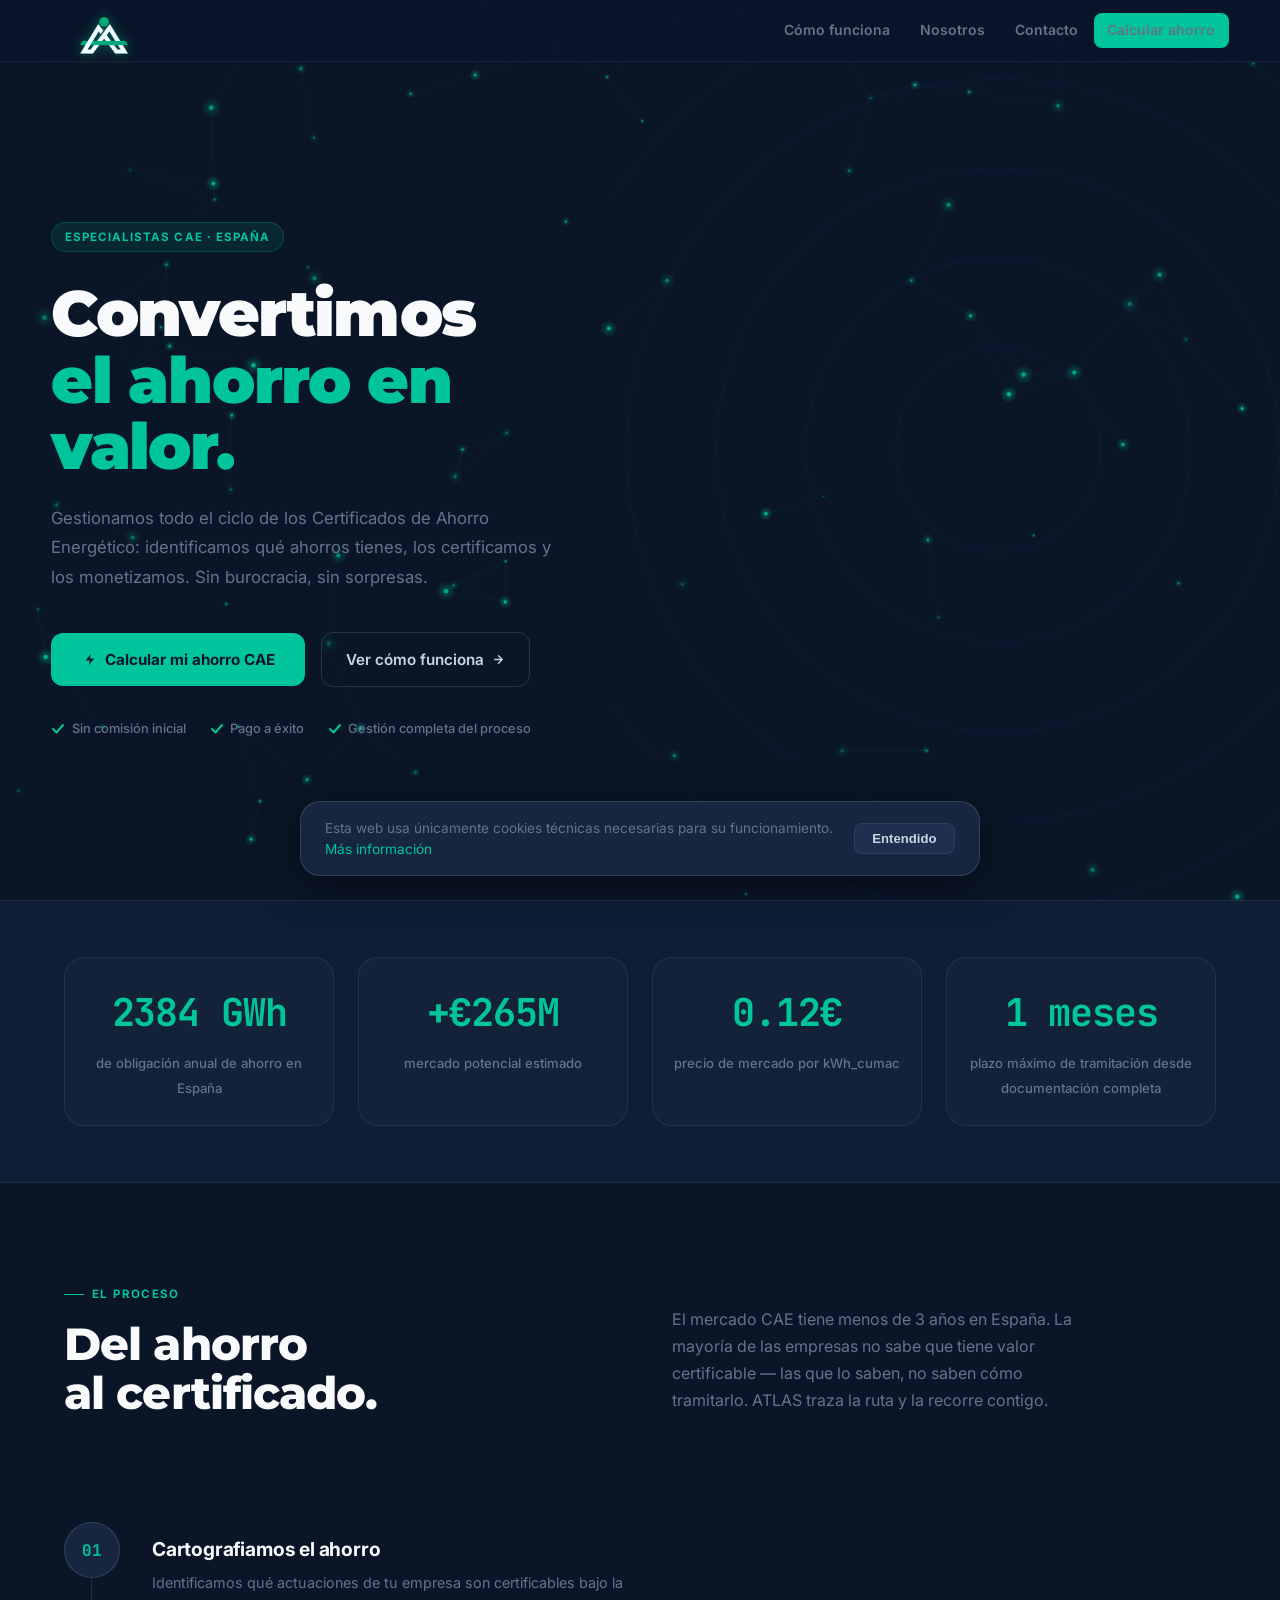
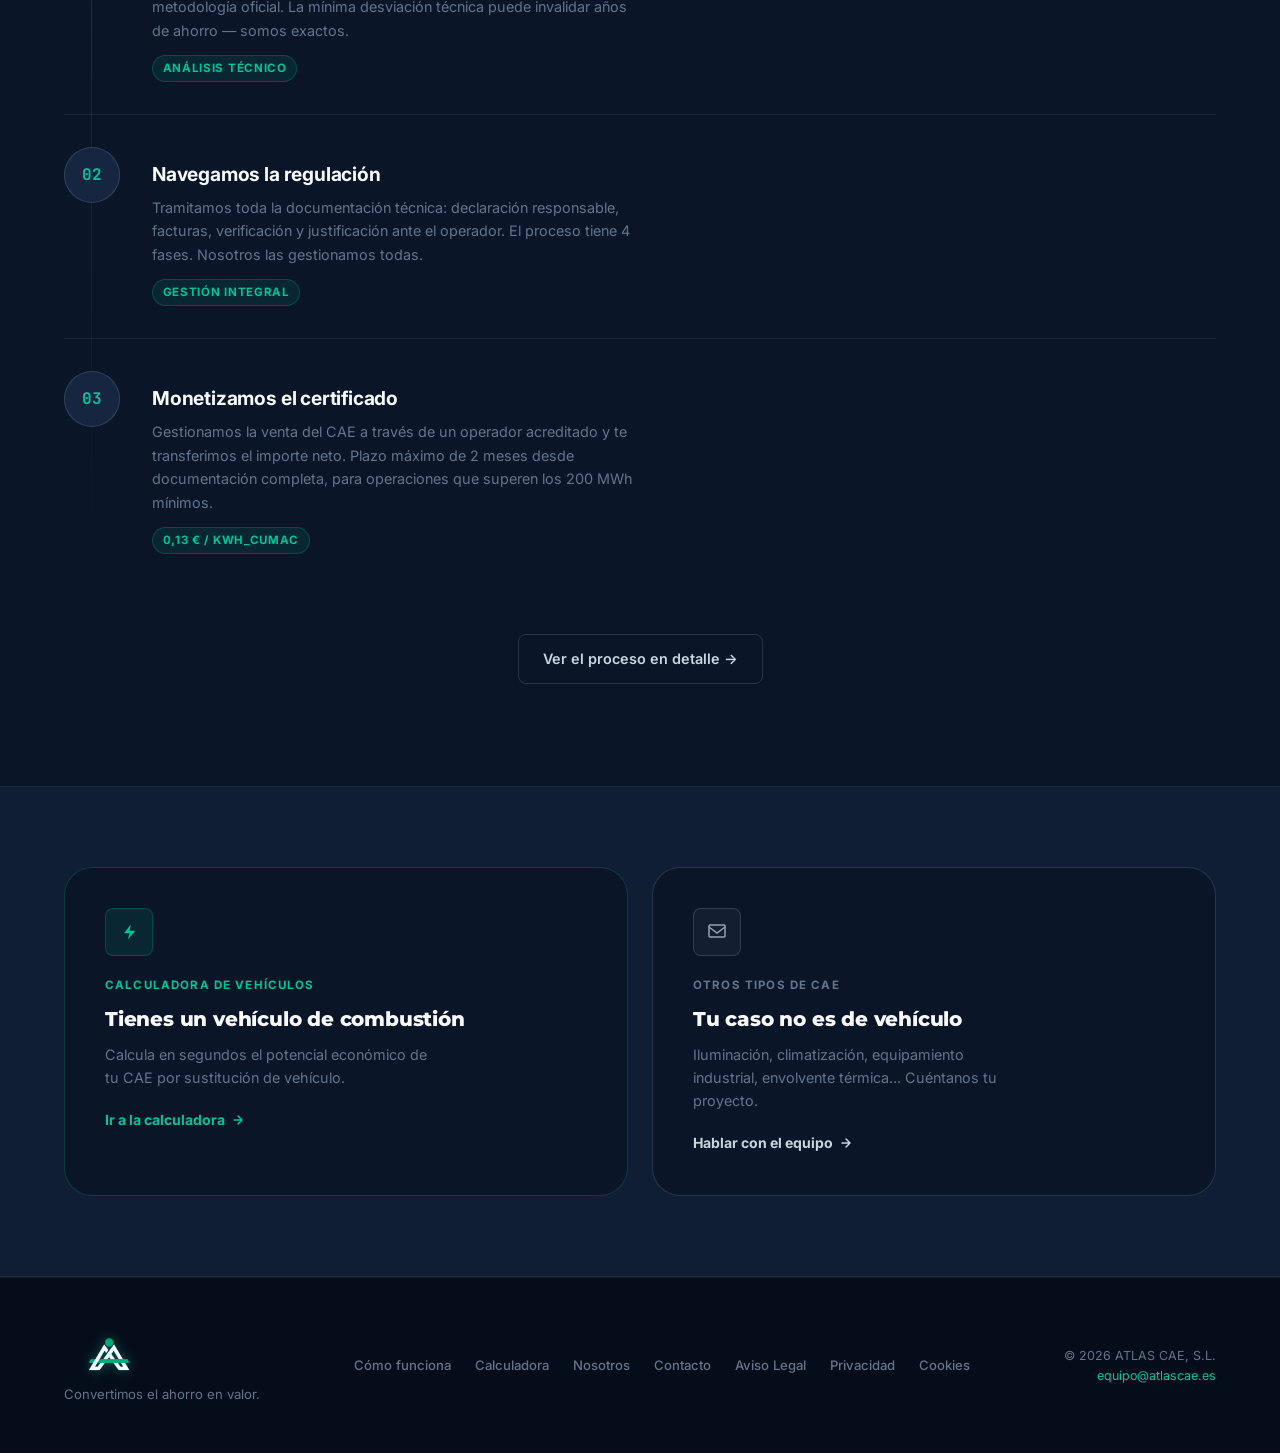
<file: index.html>
<!DOCTYPE html>
<html lang="es">
<head>
  <meta charset="UTF-8">
  <meta name="viewport" content="width=device-width, initial-scale=1.0">
  <title>ATLAS CAE — Certificados de Ahorro Energético</title>
  <meta name="description" content="ATLAS CAE gestiona todo el proceso de certificación energética: identificamos el ahorro, tramitamos la documentación y monetizamos tu CAE. Sin complicaciones.">
  <link rel="preconnect" href="https://fonts.googleapis.com">
  <link rel="preconnect" href="https://fonts.gstatic.com" crossorigin>
  <link href="https://fonts.googleapis.com/css2?family=Montserrat:wght@600;700;800;900&family=Inter:wght@400;500;600&family=JetBrains+Mono:wght@400;500;700&display=swap" rel="stylesheet">
  <link rel="icon" href="assets/logo/atlas-logo.png" type="image/png">
  <link rel="stylesheet" href="css/main.css">
  <script type="text/javascript">
    (function(c,l,a,r,i,t,y){
        c[a]=c[a]||function(){(c[a].q=c[a].q||[]).push(arguments)};
        t=l.createElement(r);t.async=1;t.src="https://www.clarity.ms/tag/"+i;
        y=l.getElementsByTagName(r)[0];y.parentNode.insertBefore(t,y);
    })(window, document, "clarity", "script", "wuiu95ij1x");
  </script>
</head>
<body>

<div id="scroll-bar" aria-hidden="true"></div>

<!-- ═══ HEADER ═══════════════════════════════════════ -->
<header class="site-header" id="site-header">
  <a class="logo" href="index.html" aria-label="ATLAS CAE — inicio">
    <img src="assets/logo/atlas-logo.png" alt="ATLAS CAE" class="logo-png-img">
  </a>
  <nav class="header-nav" aria-label="Navegación principal">
    <a href="ayuda.html">Cómo funciona</a>
    <a href="nosotros.html">Nosotros</a>
    <a href="contacto.html">Contacto</a>
    <a href="calculadora.html" class="header-cta">Calcular ahorro</a>
  </nav>
  <button class="mobile-toggle" id="mobile-toggle" aria-label="Abrir menú" aria-expanded="false" aria-controls="mobile-nav">
    <span class="bar"></span><span class="bar"></span><span class="bar"></span>
  </button>
</header>

<nav class="mobile-nav" id="mobile-nav" aria-label="Menú móvil">
  <a href="ayuda.html">Cómo funciona</a>
  <a href="nosotros.html">Nosotros</a>
  <a href="contacto.html">Contacto</a>
  <a href="calculadora.html" class="mobile-cta">Calcular ahorro</a>
</nav>

<!-- ═══ HERO ══════════════════════════════════════════ -->
<section id="hero" aria-label="Inicio">
  <canvas id="hero-canvas" aria-hidden="true"></canvas>
  <div class="hero-rings" aria-hidden="true">
    <svg viewBox="0 0 600 600" width="100%" height="100%" fill="none" xmlns="http://www.w3.org/2000/svg">
      <circle cx="300" cy="300" r="80"  stroke="#1B9ED4" stroke-width="1"/>
      <circle cx="300" cy="300" r="150" stroke="#1B9ED4" stroke-width="1"/>
      <circle cx="300" cy="300" r="220" stroke="#1B9ED4" stroke-width="1"/>
      <circle cx="300" cy="300" r="290" stroke="#1B9ED4" stroke-width="1"/>
      <circle cx="300" cy="300" r="360" stroke="#1B9ED4" stroke-width="1"/>
      <circle cx="300" cy="300" r="430" stroke="#1B9ED4" stroke-width="0.8"/>
      <circle cx="300" cy="300" r="500" stroke="#1B9ED4" stroke-width="0.6"/>
    </svg>
  </div>
  <div class="hero-content">
    <div class="hero-badge">
      Especialistas CAE · España
    </div>
    <h1 class="hero-h1">
      Convertimos<br>
      <span class="accent">el ahorro en valor.</span>
    </h1>
    <p class="hero-sub">
      Gestionamos todo el ciclo de los Certificados de Ahorro Energético:
      identificamos qué ahorros tienes, los certificamos y los monetizamos.
      Sin burocracia, sin sorpresas.
    </p>
    <div class="hero-actions">
      <a href="calculadora.html" class="btn-hero-primary">
        <svg width="15" height="15" viewBox="0 0 16 16" fill="none" aria-hidden="true">
          <path d="M9.5 2L4 9h4.5L7 14 13 7H8.5L9.5 2z" fill="currentColor"/>
        </svg>
        Calcular mi ahorro CAE
      </a>
      <a href="ayuda.html" class="btn-hero-ghost">
        Ver cómo funciona
        <svg width="13" height="13" viewBox="0 0 14 14" fill="none" aria-hidden="true">
          <path d="M3 7h8M7 3l4 4-4 4" stroke="currentColor" stroke-width="1.5" stroke-linecap="round" stroke-linejoin="round"/>
        </svg>
      </a>
    </div>
    <div class="hero-trust" aria-label="Ventajas clave">
      <div class="hero-trust-item">
        <svg width="14" height="14" viewBox="0 0 14 14" fill="none" aria-hidden="true"><path d="M2 7l3.5 3.5L12 3" stroke="#00C49A" stroke-width="2" stroke-linecap="round" stroke-linejoin="round"/></svg>
        Sin comisión inicial
      </div>
      <div class="hero-trust-item">
        <svg width="14" height="14" viewBox="0 0 14 14" fill="none" aria-hidden="true"><path d="M2 7l3.5 3.5L12 3" stroke="#00C49A" stroke-width="2" stroke-linecap="round" stroke-linejoin="round"/></svg>
        Pago a éxito
      </div>
      <div class="hero-trust-item">
        <svg width="14" height="14" viewBox="0 0 14 14" fill="none" aria-hidden="true"><path d="M2 7l3.5 3.5L12 3" stroke="#00C49A" stroke-width="2" stroke-linecap="round" stroke-linejoin="round"/></svg>
        Gestión completa del proceso
      </div>
    </div>
  </div>
</section>

<!-- ═══ STATS ══════════════════════════════════════════ -->
<div id="stats" aria-label="Cifras clave del mercado">
  <div class="stats-grid">
    <div class="stat-item reveal delay-1">
      <span class="stat-num" data-target="2600" data-suffix=" GWh">0</span>
      <span class="stat-desc">de obligación anual de ahorro en España</span>
    </div>
    <div class="stat-item reveal delay-2">
      <span class="stat-num" data-target="300" data-prefix="+€" data-suffix="M">0</span>
      <span class="stat-desc">mercado potencial estimado</span>
    </div>
    <div class="stat-item reveal delay-3">
      <span class="stat-num" data-target="0.13" data-suffix="€">0</span>
      <span class="stat-desc">precio de mercado por kWh_cumac</span>
    </div>
    <div class="stat-item reveal delay-4">
      <span class="stat-num" data-target="2" data-suffix=" meses">0</span>
      <span class="stat-desc">plazo máximo de tramitación desde documentación completa</span>
    </div>
  </div>
</div>

<!-- ═══ PROCESO ════════════════════════════════════════ -->
<section id="proceso" style="background:var(--dark-900); border-bottom:1px solid var(--border);" aria-labelledby="proceso-title">
  <div class="section-wrap">
    <div class="proceso-header-grid" style="display:grid;grid-template-columns:1fr 1fr;gap:4rem;align-items:end;margin-bottom:4.5rem;">
      <div class="reveal reveal-left">
        <div class="section-label">El proceso</div>
        <h2 class="section-title" id="proceso-title">Del ahorro<br>al certificado.</h2>
      </div>
      <p class="section-sub reveal reveal-right" style="max-width:40ch;padding-bottom:.25rem;align-self:end;">
        El mercado CAE tiene menos de 3 años en España. La mayoría de las empresas no sabe
        que tiene valor certificable — las que lo saben, no saben cómo tramitarlo.
        ATLAS traza la ruta y la recorre contigo.
      </p>
    </div>

    <div class="steps" role="list">
      <div class="step reveal" role="listitem">
        <div class="step-num" aria-hidden="true">01</div>
        <div class="step-content">
          <div class="step-title">Cartografiamos el ahorro</div>
          <p class="step-desc">Identificamos qué actuaciones de tu empresa son certificables bajo la metodología oficial. La mínima desviación técnica puede invalidar años de ahorro — somos exactos.</p>
          <span class="step-tag">Análisis técnico</span>
        </div>
      </div>
      <div class="step reveal delay-1" role="listitem">
        <div class="step-num" aria-hidden="true">02</div>
        <div class="step-content">
          <div class="step-title">Navegamos la regulación</div>
          <p class="step-desc">Tramitamos toda la documentación técnica: declaración responsable, facturas, verificación y justificación ante el operador. El proceso tiene 4 fases. Nosotros las gestionamos todas.</p>
          <span class="step-tag">Gestión integral</span>
        </div>
      </div>
      <div class="step reveal delay-2" role="listitem">
        <div class="step-num" aria-hidden="true">03</div>
        <div class="step-content">
          <div class="step-title">Monetizamos el certificado</div>
          <p class="step-desc">Gestionamos la venta del CAE a través de un operador acreditado y te transferimos el importe neto. Plazo máximo de 2 meses desde documentación completa, para operaciones que superen los 200 MWh mínimos.</p>
          <span class="step-tag">0,13 € / kWh_cumac</span>
        </div>
      </div>
    </div>

    <div style="margin-top:3rem;text-align:center;" class="reveal">
      <a href="ayuda.html" class="btn-secondary">Ver el proceso en detalle →</a>
    </div>
  </div>
</section>

<!-- ═══ CTA DUAL ════════════════════════════════════════ -->
<section style="background:var(--dark-800);border-bottom:1px solid var(--border);" aria-label="Próximos pasos">
  <div class="section-wrap cta-dual-wrap" style="padding-top:5rem;padding-bottom:5rem;">
    <div class="cta-dual-grid reveal" style="display:grid;grid-template-columns:1fr 1fr;gap:1.5rem;">

      <a href="calculadora.html" class="cta-card-primary" style="display:block;text-decoration:none;background:var(--dark-900);border:1px solid var(--teal-border);border-radius:var(--r-xl);padding:2.5rem;transition:box-shadow .25s,border-color .25s;">
        <div style="display:inline-flex;align-items:center;justify-content:center;width:48px;height:48px;background:var(--teal-dim);border:1px solid var(--teal-border);border-radius:var(--r-sm);margin-bottom:1.25rem;">
          <svg width="20" height="20" viewBox="0 0 16 16" fill="none" aria-hidden="true">
            <path d="M9.5 2L4 9h4.5L7 14 13 7H8.5L9.5 2z" fill="#00C49A"/>
          </svg>
        </div>
        <div style="font-size:.72rem;font-weight:700;letter-spacing:.1em;text-transform:uppercase;color:var(--teal);margin-bottom:.5rem;">Calculadora de vehículos</div>
        <h3 style="font-family:'Montserrat',sans-serif;font-size:1.25rem;font-weight:800;letter-spacing:-.01em;margin-bottom:.5rem;color:var(--text-100);">Tienes un vehículo de combustión</h3>
        <p style="font-size:.9rem;color:var(--text-500);line-height:1.6;max-width:36ch;">Calcula en segundos el potencial económico de tu CAE por sustitución de vehículo.</p>
        <div style="display:inline-flex;align-items:center;gap:.4rem;margin-top:1.25rem;font-size:.875rem;font-weight:700;color:var(--teal);">
          Ir a la calculadora
          <svg width="14" height="14" viewBox="0 0 14 14" fill="none" aria-hidden="true">
            <path d="M3 7h8M7 3l4 4-4 4" stroke="currentColor" stroke-width="1.5" stroke-linecap="round" stroke-linejoin="round"/>
          </svg>
        </div>
      </a>

      <a href="contacto.html" class="cta-card-secondary" style="display:block;text-decoration:none;background:var(--dark-900);border:1px solid var(--border-light);border-radius:var(--r-xl);padding:2.5rem;transition:box-shadow .25s,border-color .25s;">
        <div style="display:inline-flex;align-items:center;justify-content:center;width:48px;height:48px;background:rgba(255,255,255,.04);border:1px solid var(--border-light);border-radius:var(--r-sm);margin-bottom:1.25rem;">
          <svg width="20" height="20" viewBox="0 0 20 20" fill="none" aria-hidden="true">
            <path d="M17 3H3a1 1 0 00-1 1v10a1 1 0 001 1h14a1 1 0 001-1V4a1 1 0 00-1-1z" stroke="#94a3b8" stroke-width="1.5"/>
            <path d="M2 5l8 6 8-6" stroke="#94a3b8" stroke-width="1.5" stroke-linecap="round"/>
          </svg>
        </div>
        <div style="font-size:.72rem;font-weight:700;letter-spacing:.1em;text-transform:uppercase;color:var(--text-500);margin-bottom:.5rem;">Otros tipos de CAE</div>
        <h3 style="font-family:'Montserrat',sans-serif;font-size:1.25rem;font-weight:800;letter-spacing:-.01em;margin-bottom:.5rem;color:var(--text-100);">Tu caso no es de vehículo</h3>
        <p style="font-size:.9rem;color:var(--text-500);line-height:1.6;max-width:36ch;">Iluminación, climatización, equipamiento industrial, envolvente térmica... Cuéntanos tu proyecto.</p>
        <div style="display:inline-flex;align-items:center;gap:.4rem;margin-top:1.25rem;font-size:.875rem;font-weight:700;color:var(--text-300);">
          Hablar con el equipo
          <svg width="14" height="14" viewBox="0 0 14 14" fill="none" aria-hidden="true">
            <path d="M3 7h8M7 3l4 4-4 4" stroke="currentColor" stroke-width="1.5" stroke-linecap="round" stroke-linejoin="round"/>
          </svg>
        </div>
      </a>

    </div>
  </div>
</section>

<!-- ═══ FOOTER ══════════════════════════════════════════ -->
<footer>
  <div class="footer-inner">
    <div class="footer-logo">
      <a class="logo" href="index.html" aria-label="ATLAS CAE — inicio" style="text-decoration:none;">
        <img src="assets/logo/atlas-logo.png" alt="ATLAS CAE" class="logo-png-img logo-png-footer">
      </a>
      <p class="footer-tagline">Convertimos el ahorro en valor.</p>
    </div>
    <nav class="footer-links" aria-label="Navegación secundaria">
      <a href="ayuda.html">Cómo funciona</a>
      <a href="calculadora.html">Calculadora</a>
      <a href="nosotros.html">Nosotros</a>
      <a href="contacto.html">Contacto</a>
      <a href="#" onclick="abrirLegal('aviso-legal');return false;">Aviso Legal</a>
      <a href="#" onclick="abrirLegal('privacidad');return false;">Privacidad</a>
      <a href="#" onclick="abrirLegal('cookies');return false;">Cookies</a>
    </nav>
    <div class="footer-right">
      <p class="footer-copy">
        © 2026 ATLAS CAE, S.L.<br>
        <a href="mailto:equipo@atlascae.es" style="color:var(--teal);text-decoration:none;font-size:.78rem;">equipo@atlascae.es</a>
      </p>
    </div>
  </div>
</footer>

<!-- ═══ LEGALES ══════════════════════════════════════════ -->
<div id="aviso-legal" class="legal-overlay" role="dialog" aria-modal="true" aria-labelledby="al-title">
  <div class="legal-container">
    <button class="legal-close" onclick="cerrarLegal('aviso-legal')" aria-label="Cerrar">×</button>
    <h1 id="al-title">Aviso Legal</h1>
    <p class="legal-meta">ATLAS CAE, S.L. · <span class="legal-cif">CIF: en trámite</span></p>
    <h2>Identificación del titular</h2>
    <p>En cumplimiento del artículo 10 de la Ley 34/2002, de 11 de julio (LSSI-CE):</p>
    <ul>
      <li><strong>Razón social:</strong> ATLAS CAE, S.L.</li>
      <li><strong>CIF:</strong> <span class="legal-cif">en trámite</span></li>
      <li><strong>Domicilio social:</strong> Calle Escorial nº 20, Escalera 8, 1º B, 28690, Madrid</li>
      <li><strong>Email:</strong> legal@atlascae.es</li>
    </ul>
    <h2>Condiciones de uso</h2>
    <p>El acceso a este sitio implica la aceptación de las presentes condiciones. Los contenidos son informativos y no constituyen asesoramiento técnico, jurídico ni financiero vinculante.</p>
    <h2>Propiedad intelectual</h2>
    <p>Todos los contenidos (textos, imágenes, logotipos, código) son propiedad de ATLAS CAE, S.L. o de terceros que han autorizado su uso. Se prohíbe su reproducción sin autorización escrita.</p>
    <h2>Legislación aplicable</h2>
    <p>Las presentes condiciones se rigen por la legislación española. Para cualquier controversia, las partes se someten a los juzgados de Madrid.</p>
  </div>
</div>

<div id="privacidad" class="legal-overlay" role="dialog" aria-modal="true" aria-labelledby="pp-title">
  <div class="legal-container">
    <button class="legal-close" onclick="cerrarLegal('privacidad')" aria-label="Cerrar">×</button>
    <h1 id="pp-title">Política de Privacidad</h1>
    <p class="legal-meta">ATLAS CAE, S.L. · Cumplimiento RGPD y LOPDGDD</p>
    <h2>Responsable del tratamiento</h2>
    <ul>
      <li><strong>Razón social:</strong> ATLAS CAE, S.L.</li>
      <li><strong>CIF:</strong> <span class="legal-cif">en trámite</span></li>
      <li><strong>Domicilio:</strong> Calle Escorial nº 20, Escalera 8, 1º B, 28690, Madrid</li>
      <li><strong>Email:</strong> legal@atlascae.es</li>
    </ul>
    <h2>Finalidad</h2>
    <p>Los datos facilitados se tratan para gestionar consultas y el contacto comercial relacionado con los servicios de ATLAS CAE, S.L.</p>
    <h2>Base legitimadora</h2>
    <p>El consentimiento del usuario, expresado al facilitar sus datos (art. 6.1.a RGPD).</p>
    <h2>Conservación</h2>
    <p>Los datos se conservan el tiempo necesario para atender la consulta o relación comercial, y los plazos legales aplicables.</p>
    <h2>Cesión a terceros</h2>
    <p>No se ceden datos a terceros salvo obligación legal. No se realizan transferencias internacionales fuera del EEE.</p>
    <h2>Derechos</h2>
    <p>Puedes ejercitar tus derechos ARCO+ escribiendo a <strong>legal@atlascae.es</strong>. También puedes reclamar ante la AEPD (www.aepd.es).</p>
  </div>
</div>

<div id="cookies" class="legal-overlay" role="dialog" aria-modal="true" aria-labelledby="pc-title">
  <div class="legal-container">
    <button class="legal-close" onclick="cerrarLegal('cookies')" aria-label="Cerrar">×</button>
    <h1 id="pc-title">Política de Cookies</h1>
    <p class="legal-meta">ATLAS CAE, S.L.</p>
    <h2>Cookies utilizadas</h2>
    <p>Este sitio usa únicamente <strong>cookies técnicas estrictamente necesarias</strong>:</p>
    <ul>
      <li><strong>atlas_cookies_ok</strong> — Almacena la confirmación del aviso de cookies (localStorage). No transmite datos a ningún servidor.</li>
    </ul>
    <p>No se utilizan cookies analíticas, publicitarias ni de terceros (Google Analytics, Meta Pixel, etc.).</p>
    <h2>Consentimiento</h2>
    <p>Al ser únicamente cookies técnicas imprescindibles, no se requiere consentimiento previo (art. 22.2 LSSI-CE y directrices AEPD).</p>
    <h2>Desactivación</h2>
    <ul>
      <li><a href="https://support.google.com/chrome/answer/95647" target="_blank" rel="noopener noreferrer">Chrome</a></li>
      <li><a href="https://support.mozilla.org/es/kb/habilitar-y-deshabilitar-cookies-sitios-web-rastrear-preferencias" target="_blank" rel="noopener noreferrer">Firefox</a></li>
      <li><a href="https://support.apple.com/es-es/guide/safari/sfri11471/mac" target="_blank" rel="noopener noreferrer">Safari</a></li>
    </ul>
  </div>
</div>

<!-- ═══ COOKIE BANNER ════════════════════════════════════ -->
<div id="cookie-banner" class="hidden" role="complementary" aria-label="Aviso de cookies">
  <p>Esta web usa únicamente cookies técnicas necesarias para su funcionamiento.
    <a href="#" onclick="cerrarCookieBanner();abrirLegal('cookies');return false;">Más información</a>
  </p>
  <button onclick="cerrarCookieBanner()">Entendido</button>
</div>

<script src="js/main.js"></script>
<script>
/* ── Hero particle system ─────────────────────────── */
(function () {
  var canvas = document.getElementById('hero-canvas');
  if (!canvas) return;
  var ctx = canvas.getContext('2d');
  var hero = document.getElementById('hero');

  var mouse = { x: -9999, y: -9999, active: false };
  var particles = [];
  var W, H;

  var COUNT       = window.innerWidth < 600 ? 40 : 90;
  var LINK_DIST   = 120;
  var MOUSE_DIST  = 160;
  var R = 0, G = 196, B = 154;          /* teal #00C49A */

  function resize() {
    W = canvas.width  = hero.offsetWidth;
    H = canvas.height = hero.offsetHeight;
  }

  function Particle() {
    this.x  = Math.random() * W;
    this.y  = Math.random() * H;
    this.vx = (Math.random() - .5) * .45;
    this.vy = (Math.random() - .5) * .45;
    this.r  = Math.random() * 1.8 + .6;
    this.base = Math.random() * .5 + .15;
    this.a  = this.base;
  }

  Particle.prototype.tick = function () {
    var dx = this.x - mouse.x;
    var dy = this.y - mouse.y;
    var d2 = dx * dx + dy * dy;
    var md = MOUSE_DIST * MOUSE_DIST;

    if (mouse.active && d2 < md) {
      var f = (1 - d2 / md) * .12;
      var len = Math.sqrt(d2) || 1;
      this.vx += (dx / len) * f;
      this.vy += (dy / len) * f;
      this.a = Math.min(1, this.base + (1 - d2 / md) * .85);
    } else {
      this.a += (this.base - this.a) * .04;
    }

    var sp = Math.sqrt(this.vx * this.vx + this.vy * this.vy);
    if (sp > 2.2) { this.vx *= .93; this.vy *= .93; }
    this.vx *= .992; this.vy *= .992;

    this.x += this.vx;
    this.y += this.vy;

    if (this.x < 0)  this.x = W;
    if (this.x > W)  this.x = 0;
    if (this.y < 0)  this.y = H;
    if (this.y > H)  this.y = 0;
  };

  Particle.prototype.draw = function () {
    var grd = ctx.createRadialGradient(this.x, this.y, 0, this.x, this.y, this.r * 4.5);
    grd.addColorStop(0,   'rgba(' + R + ',' + G + ',' + B + ',' + this.a + ')');
    grd.addColorStop(.4,  'rgba(' + R + ',' + G + ',' + B + ',' + (this.a * .4) + ')');
    grd.addColorStop(1,   'rgba(' + R + ',' + G + ',' + B + ',0)');
    ctx.beginPath();
    ctx.arc(this.x, this.y, this.r * 4.5, 0, 6.2832);
    ctx.fillStyle = grd;
    ctx.fill();

    ctx.beginPath();
    ctx.arc(this.x, this.y, this.r, 0, 6.2832);
    ctx.fillStyle = 'rgba(' + R + ',' + G + ',' + B + ',' + Math.min(1, this.a * 1.4) + ')';
    ctx.fill();
  };

  function drawLinks() {
    var ld2 = LINK_DIST * LINK_DIST;
    var md2 = MOUSE_DIST * MOUSE_DIST;
    for (var i = 0; i < particles.length; i++) {
      var pi = particles[i];
      /* particle–particle */
      for (var j = i + 1; j < particles.length; j++) {
        var pj = particles[j];
        var dx = pi.x - pj.x, dy = pi.y - pj.y;
        var d2 = dx * dx + dy * dy;
        if (d2 < ld2) {
          var a = (1 - d2 / ld2) * .12;
          ctx.beginPath();
          ctx.strokeStyle = 'rgba(' + R + ',' + G + ',' + B + ',' + a + ')';
          ctx.lineWidth = .6;
          ctx.moveTo(pi.x, pi.y);
          ctx.lineTo(pj.x, pj.y);
          ctx.stroke();
        }
      }
      /* particle–mouse */
      if (mouse.active) {
        var dmx = pi.x - mouse.x, dmy = pi.y - mouse.y;
        var dm2 = dmx * dmx + dmy * dmy;
        if (dm2 < md2) {
          var am = (1 - dm2 / md2) * .45;
          ctx.beginPath();
          ctx.strokeStyle = 'rgba(' + R + ',' + G + ',' + B + ',' + am + ')';
          ctx.lineWidth = .9;
          ctx.moveTo(pi.x, pi.y);
          ctx.lineTo(mouse.x, mouse.y);
          ctx.stroke();
        }
      }
    }
    /* mouse glow dot */
    if (mouse.active) {
      var mg = ctx.createRadialGradient(mouse.x, mouse.y, 0, mouse.x, mouse.y, 28);
      mg.addColorStop(0,   'rgba(' + R + ',' + G + ',' + B + ',.22)');
      mg.addColorStop(1,   'rgba(' + R + ',' + G + ',' + B + ',0)');
      ctx.beginPath();
      ctx.arc(mouse.x, mouse.y, 28, 0, 6.2832);
      ctx.fillStyle = mg;
      ctx.fill();
    }
  }

  function frame() {
    ctx.clearRect(0, 0, W, H);
    drawLinks();
    for (var i = 0; i < particles.length; i++) {
      particles[i].tick();
      particles[i].draw();
    }
    requestAnimationFrame(frame);
  }

  function init() {
    resize();
    particles = [];
    for (var i = 0; i < COUNT; i++) particles.push(new Particle());
    frame();
  }

  window.addEventListener('resize', resize);

  hero.addEventListener('mousemove', function (e) {
    var r = canvas.getBoundingClientRect();
    mouse.x = e.clientX - r.left;
    mouse.y = e.clientY - r.top;
    mouse.active = true;
  });
  hero.addEventListener('mouseleave', function () { mouse.active = false; });
  hero.addEventListener('touchmove', function (e) {
    if (e.touches.length === 0) return;
    var r = canvas.getBoundingClientRect();
    mouse.x = e.touches[0].clientX - r.left;
    mouse.y = e.touches[0].clientY - r.top;
    mouse.active = true;
  }, { passive: true });
  hero.addEventListener('touchend', function () { mouse.active = false; });

  init();
})();
</script>
</body>
</html>
</file>
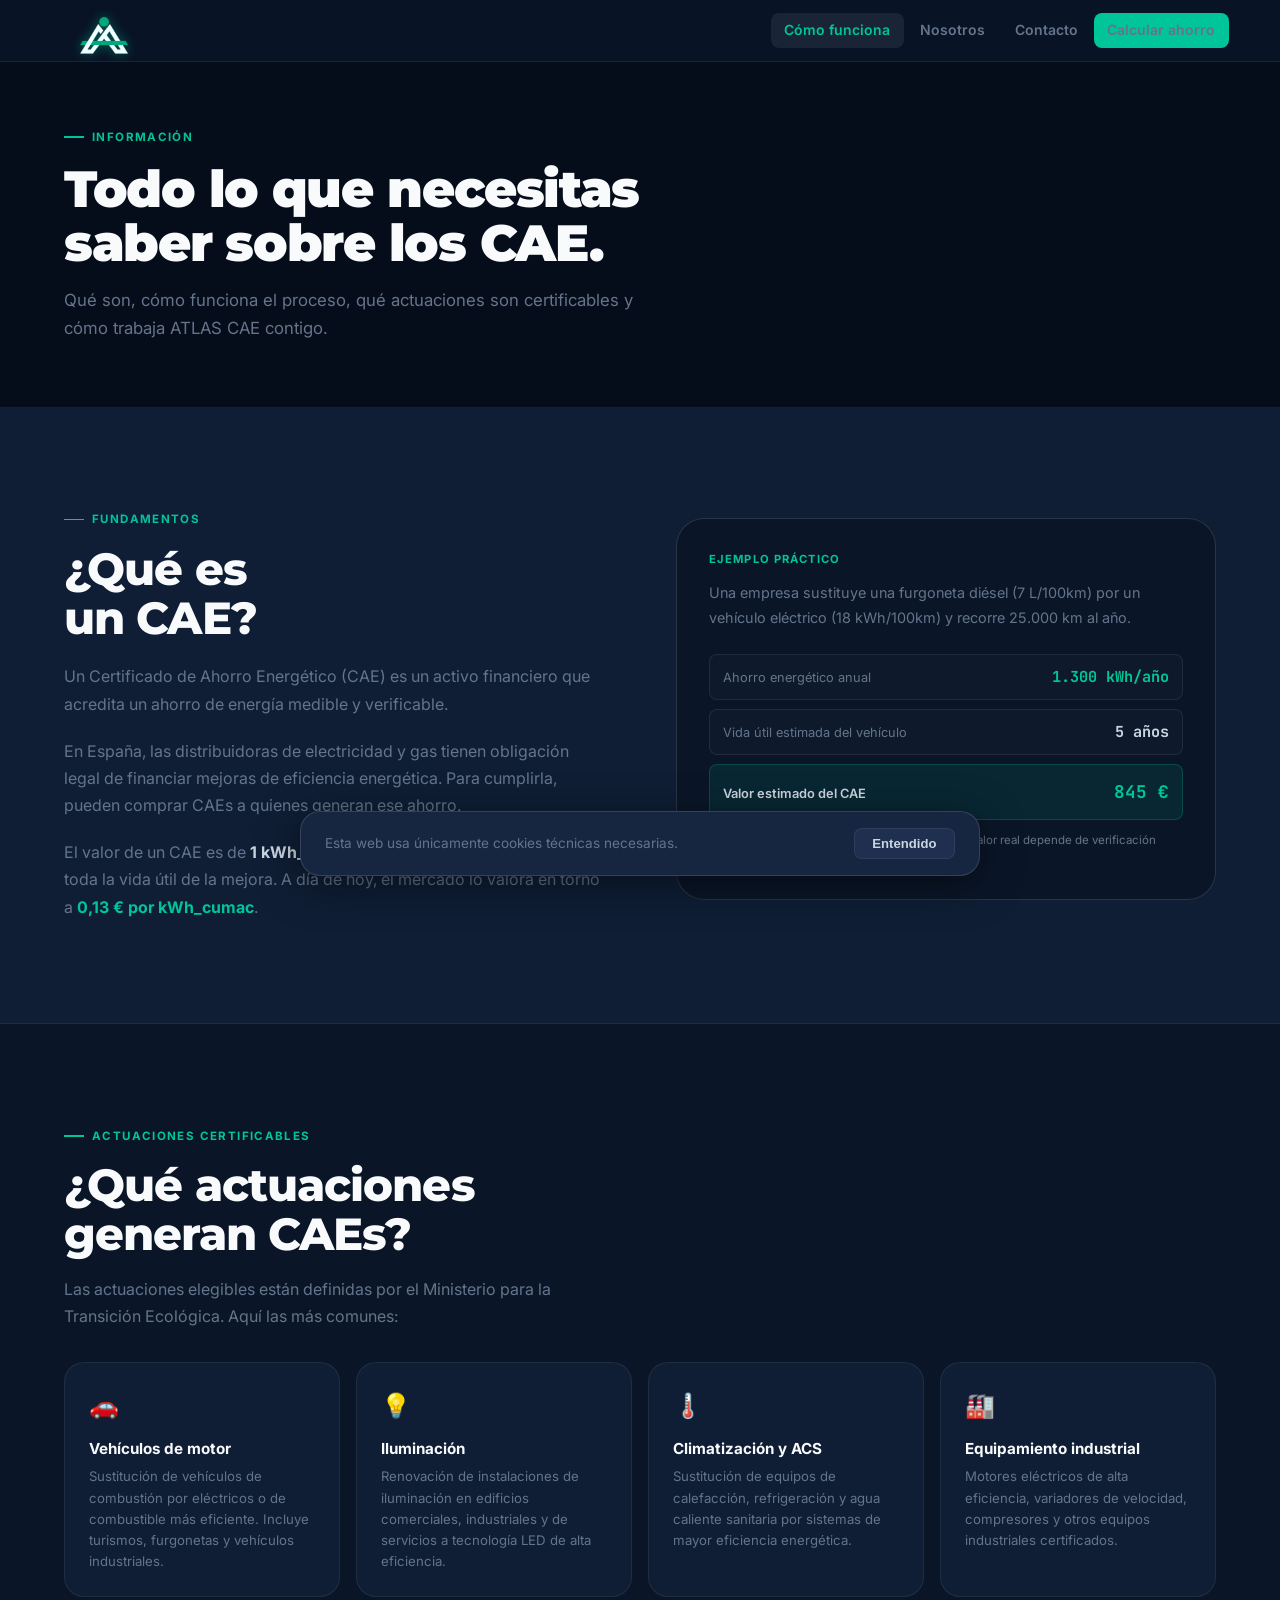
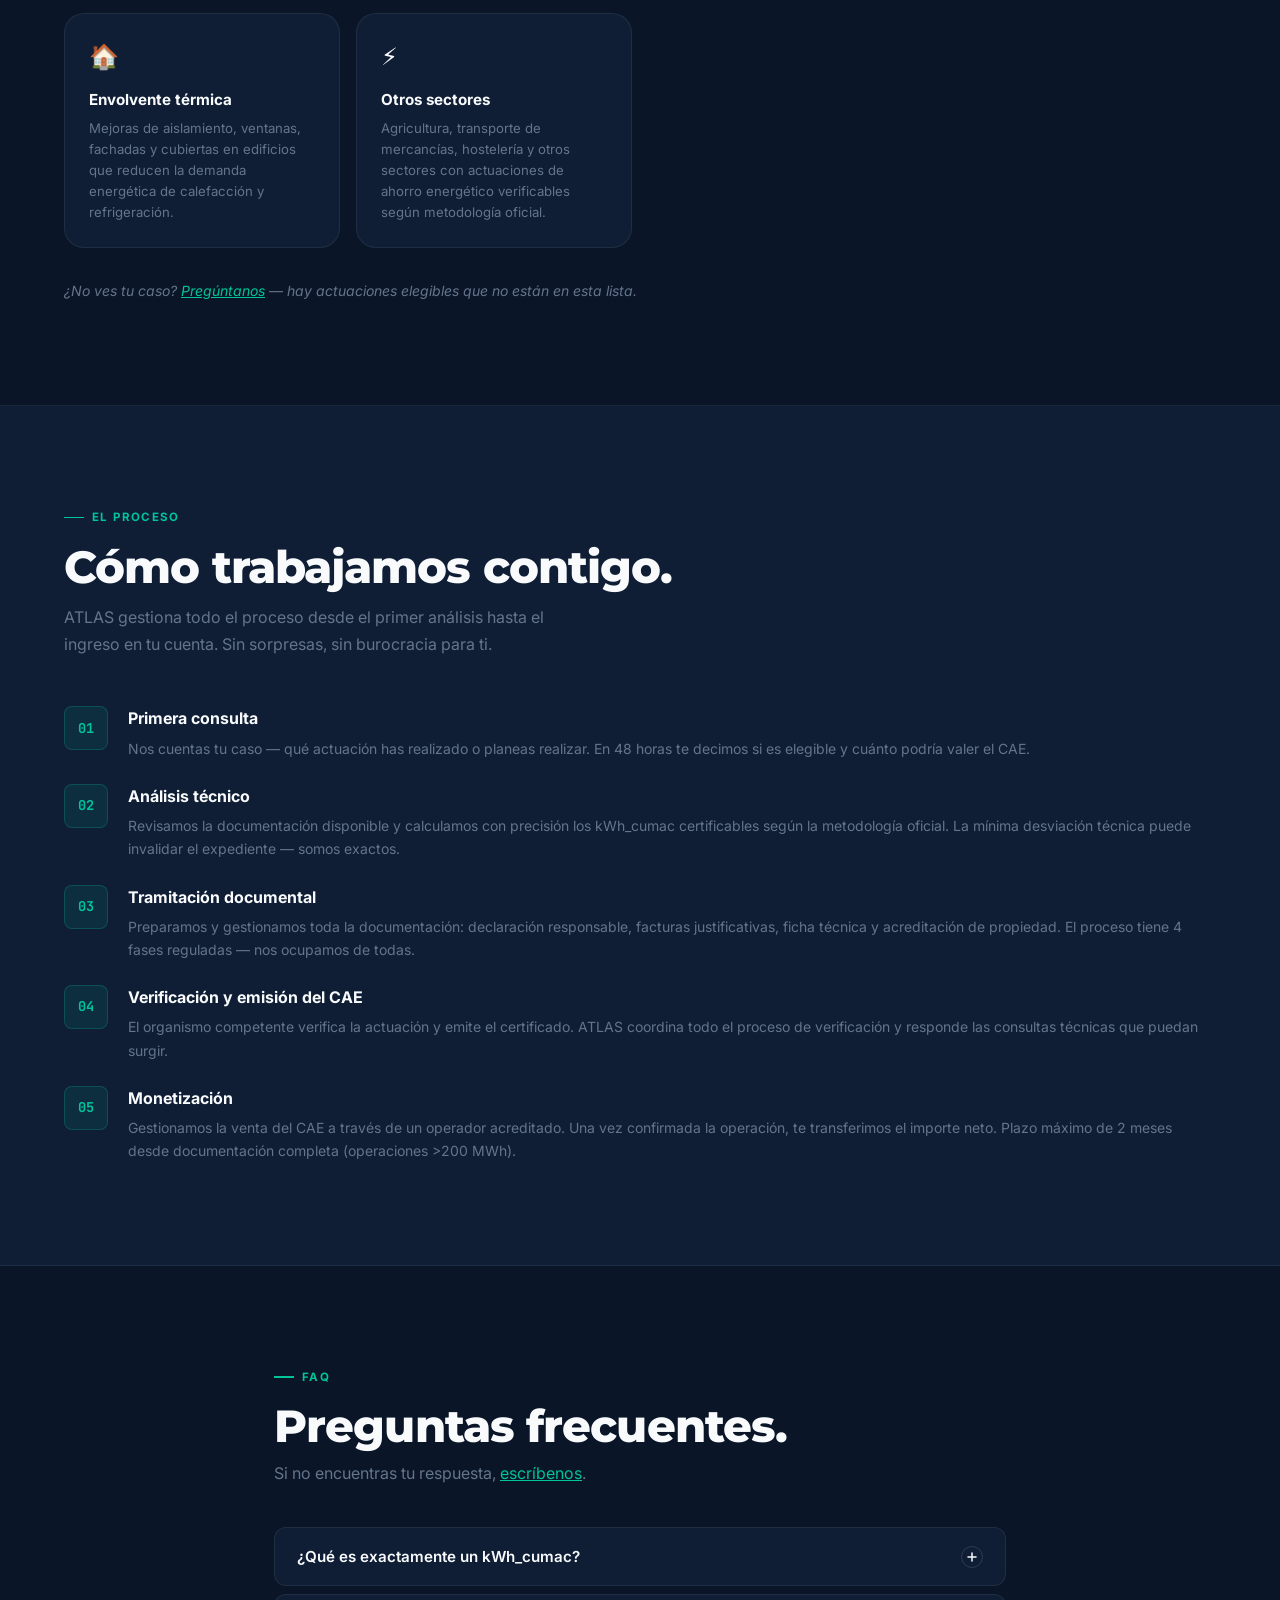
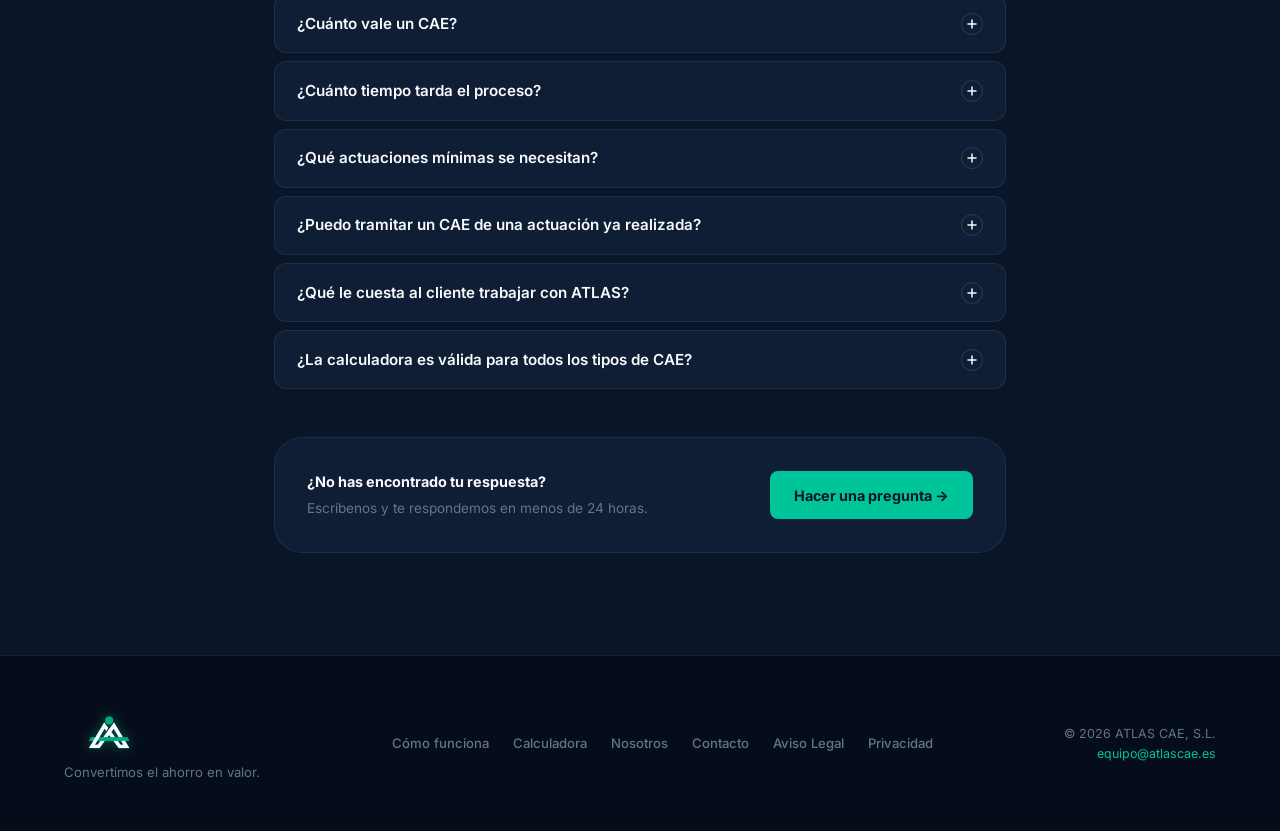
<file: ayuda.html>
<!DOCTYPE html>
<html lang="es">
<head>
  <meta charset="UTF-8">
  <meta name="viewport" content="width=device-width, initial-scale=1.0">
  <title>Cómo funciona — ATLAS CAE</title>
  <meta name="description" content="Qué es un CAE, cómo funciona el proceso, tipos de actuaciones certificables y preguntas frecuentes sobre los Certificados de Ahorro Energético en España.">
  <link rel="preconnect" href="https://fonts.googleapis.com">
  <link rel="preconnect" href="https://fonts.gstatic.com" crossorigin>
  <link href="https://fonts.googleapis.com/css2?family=Montserrat:wght@600;700;800;900&family=Inter:wght@400;500;600&family=JetBrains+Mono:wght@400;500;700&display=swap" rel="stylesheet">
  <link rel="icon" href="assets/logo/atlas-logo.png" type="image/png">
  <link rel="stylesheet" href="css/main.css">
  <script type="text/javascript">
    (function(c,l,a,r,i,t,y){
        c[a]=c[a]||function(){(c[a].q=c[a].q||[]).push(arguments)};
        t=l.createElement(r);t.async=1;t.src="https://www.clarity.ms/tag/"+i;
        y=l.getElementsByTagName(r)[0];y.parentNode.insertBefore(t,y);
    })(window, document, "clarity", "script", "wuiu95ij1x");
  </script>
</head>
<body>

<div id="scroll-bar" aria-hidden="true"></div>

<!-- ═══ HEADER ═══════════════════════════════════════ -->
<header class="site-header" id="site-header">
  <a class="logo" href="index.html" aria-label="ATLAS CAE — inicio">
    <img src="assets/logo/atlas-logo.png" alt="ATLAS CAE" class="logo-png-img">
  </a>
  <nav class="header-nav" aria-label="Navegación principal">
    <a href="ayuda.html" class="current">Cómo funciona</a>
    <a href="nosotros.html">Nosotros</a>
    <a href="contacto.html">Contacto</a>
    <a href="calculadora.html" class="header-cta">Calcular ahorro</a>
  </nav>
  <button class="mobile-toggle" id="mobile-toggle" aria-label="Abrir menú" aria-expanded="false" aria-controls="mobile-nav">
    <span class="bar"></span><span class="bar"></span><span class="bar"></span>
  </button>
</header>

<nav class="mobile-nav" id="mobile-nav" aria-label="Menú móvil">
  <a href="ayuda.html" class="current">Cómo funciona</a>
  <a href="nosotros.html">Nosotros</a>
  <a href="contacto.html">Contacto</a>
  <a href="calculadora.html" class="mobile-cta">Calcular ahorro</a>
</nav>

<!-- ═══ PAGE HERO ══════════════════════════════════════ -->
<div class="page-hero">
  <div class="page-hero-inner">
    <div class="section-label">Información</div>
    <h1>Todo lo que necesitas<br>saber sobre los CAE.</h1>
    <p>Qué son, cómo funciona el proceso, qué actuaciones son certificables y cómo trabaja ATLAS CAE contigo.</p>
  </div>
</div>

<!-- ═══ QUÉ ES UN CAE ══════════════════════════════════ -->
<section style="background:var(--dark-800);border-bottom:1px solid var(--border);" aria-labelledby="que-es-title">
  <div class="section-wrap">
    <div style="display:grid;grid-template-columns:1fr 1fr;gap:4.5rem;align-items:start;">
      <div class="reveal reveal-left">
        <div class="section-label">Fundamentos</div>
        <h2 class="section-title" id="que-es-title" style="margin-bottom:1.25rem;">¿Qué es<br>un CAE?</h2>
        <p class="section-sub" style="margin-bottom:1.25rem;">
          Un Certificado de Ahorro Energético (CAE) es un activo financiero que acredita
          un ahorro de energía medible y verificable.
        </p>
        <p class="section-sub" style="margin-bottom:1.25rem;">
          En España, las distribuidoras de electricidad y gas tienen obligación legal de
          financiar mejoras de eficiencia energética. Para cumplirla, pueden comprar CAEs
          a quienes generan ese ahorro.
        </p>
        <p class="section-sub">
          El valor de un CAE es de <strong style="color:var(--text-300);">1 kWh_cumac</strong>:
          el ahorro acumulado durante toda la vida útil de la mejora. A día de hoy, el mercado
          lo valora en torno a <strong style="color:var(--teal);">0,13 € por kWh_cumac</strong>.
        </p>
      </div>
      <div class="reveal reveal-right delay-1">
        <div style="background:var(--dark-900);border:1px solid var(--border-light);border-radius:var(--r-xl);padding:2rem;margin-top:.5rem;">
          <div style="margin-bottom:1.5rem;">
            <div style="font-size:.7rem;font-weight:700;letter-spacing:.1em;text-transform:uppercase;color:var(--teal);margin-bottom:.75rem;">Ejemplo práctico</div>
            <p style="font-size:.9rem;color:var(--text-500);line-height:1.7;margin-bottom:.75rem;">
              Una empresa sustituye una furgoneta diésel (7 L/100km) por un vehículo eléctrico
              (18 kWh/100km) y recorre 25.000 km al año.
            </p>
          </div>
          <div style="display:flex;flex-direction:column;gap:.6rem;">
            <div style="display:flex;justify-content:space-between;align-items:baseline;padding:.6rem .8rem;background:rgba(255,255,255,.02);border-radius:var(--r-sm);border:1px solid var(--border);">
              <span style="font-size:.8rem;color:var(--text-500);">Ahorro energético anual</span>
              <span style="font-family:'JetBrains Mono',monospace;font-size:.95rem;font-weight:700;color:var(--teal);">1.300 kWh/año</span>
            </div>
            <div style="display:flex;justify-content:space-between;align-items:baseline;padding:.6rem .8rem;background:rgba(255,255,255,.02);border-radius:var(--r-sm);border:1px solid var(--border);">
              <span style="font-size:.8rem;color:var(--text-500);">Vida útil estimada del vehículo</span>
              <span style="font-family:'JetBrains Mono',monospace;font-size:.95rem;font-weight:700;color:var(--text-300);">5 años</span>
            </div>
            <div style="display:flex;justify-content:space-between;align-items:baseline;padding:.8rem .8rem;background:var(--teal-dim);border-radius:var(--r-sm);border:1px solid var(--teal-border);">
              <span style="font-size:.8rem;color:var(--text-300);font-weight:600;">Valor estimado del CAE</span>
              <span style="font-family:'JetBrains Mono',monospace;font-size:1.1rem;font-weight:700;color:var(--teal);">845 €</span>
            </div>
          </div>
          <p style="font-size:.72rem;color:var(--text-500);margin-top:.75rem;line-height:1.5;">
            * Estimación orientativa a 0,13 €/kWh_cumac. El valor real depende de verificación técnica.
          </p>
        </div>
      </div>
    </div>
  </div>
</section>

<!-- ═══ TIPOS DE CAE ════════════════════════════════════ -->
<section style="background:var(--dark-900);border-bottom:1px solid var(--border);" aria-labelledby="tipos-title">
  <div class="section-wrap">
    <div class="reveal" style="max-width:52ch;">
      <div class="section-label">Actuaciones certificables</div>
      <h2 class="section-title" id="tipos-title" style="margin-bottom:1rem;">¿Qué actuaciones generan CAEs?</h2>
      <p class="section-sub">Las actuaciones elegibles están definidas por el Ministerio para la Transición Ecológica. Aquí las más comunes:</p>
    </div>
    <div class="cae-types-grid">
      <div class="cae-type-card reveal delay-1">
        <span class="cae-type-icon" aria-hidden="true">🚗</span>
        <div class="cae-type-title">Vehículos de motor</div>
        <p class="cae-type-desc">Sustitución de vehículos de combustión por eléctricos o de combustible más eficiente. Incluye turismos, furgonetas y vehículos industriales.</p>
      </div>
      <div class="cae-type-card reveal delay-2">
        <span class="cae-type-icon" aria-hidden="true">💡</span>
        <div class="cae-type-title">Iluminación</div>
        <p class="cae-type-desc">Renovación de instalaciones de iluminación en edificios comerciales, industriales y de servicios a tecnología LED de alta eficiencia.</p>
      </div>
      <div class="cae-type-card reveal delay-3">
        <span class="cae-type-icon" aria-hidden="true">🌡️</span>
        <div class="cae-type-title">Climatización y ACS</div>
        <p class="cae-type-desc">Sustitución de equipos de calefacción, refrigeración y agua caliente sanitaria por sistemas de mayor eficiencia energética.</p>
      </div>
      <div class="cae-type-card reveal delay-1">
        <span class="cae-type-icon" aria-hidden="true">🏭</span>
        <div class="cae-type-title">Equipamiento industrial</div>
        <p class="cae-type-desc">Motores eléctricos de alta eficiencia, variadores de velocidad, compresores y otros equipos industriales certificados.</p>
      </div>
      <div class="cae-type-card reveal delay-2">
        <span class="cae-type-icon" aria-hidden="true">🏠</span>
        <div class="cae-type-title">Envolvente térmica</div>
        <p class="cae-type-desc">Mejoras de aislamiento, ventanas, fachadas y cubiertas en edificios que reducen la demanda energética de calefacción y refrigeración.</p>
      </div>
      <div class="cae-type-card reveal delay-3">
        <span class="cae-type-icon" aria-hidden="true">⚡</span>
        <div class="cae-type-title">Otros sectores</div>
        <p class="cae-type-desc">Agricultura, transporte de mercancías, hostelería y otros sectores con actuaciones de ahorro energético verificables según metodología oficial.</p>
      </div>
    </div>
    <div style="margin-top:2rem;" class="reveal">
      <p style="font-size:.875rem;color:var(--text-500);font-style:italic;">
        ¿No ves tu caso? <a href="contacto.html" style="color:var(--teal);">Pregúntanos</a> — hay actuaciones elegibles que no están en esta lista.
      </p>
    </div>
  </div>
</section>

<!-- ═══ PROCESO DETALLADO ════════════════════════════════ -->
<section style="background:var(--dark-800);border-bottom:1px solid var(--border);" aria-labelledby="proceso-title">
  <div class="section-wrap">
    <div class="reveal">
      <div class="section-label">El proceso</div>
      <h2 class="section-title" id="proceso-title" style="margin-bottom:.75rem;">Cómo trabajamos contigo.</h2>
      <p class="section-sub" style="max-width:50ch;margin-bottom:3rem;">
        ATLAS gestiona todo el proceso desde el primer análisis hasta el ingreso en tu cuenta.
        Sin sorpresas, sin burocracia para ti.
      </p>
    </div>
    <div class="process-detail reveal">
      <div class="process-detail-item">
        <div class="process-detail-num">01</div>
        <div class="process-detail-content">
          <h3>Primera consulta</h3>
          <p>Nos cuentas tu caso — qué actuación has realizado o planeas realizar. En 48 horas te decimos si es elegible y cuánto podría valer el CAE.</p>
        </div>
      </div>
      <div class="process-detail-item">
        <div class="process-detail-num">02</div>
        <div class="process-detail-content">
          <h3>Análisis técnico</h3>
          <p>Revisamos la documentación disponible y calculamos con precisión los kWh_cumac certificables según la metodología oficial. La mínima desviación técnica puede invalidar el expediente — somos exactos.</p>
        </div>
      </div>
      <div class="process-detail-item">
        <div class="process-detail-num">03</div>
        <div class="process-detail-content">
          <h3>Tramitación documental</h3>
          <p>Preparamos y gestionamos toda la documentación: declaración responsable, facturas justificativas, ficha técnica y acreditación de propiedad. El proceso tiene 4 fases reguladas — nos ocupamos de todas.</p>
        </div>
      </div>
      <div class="process-detail-item">
        <div class="process-detail-num">04</div>
        <div class="process-detail-content">
          <h3>Verificación y emisión del CAE</h3>
          <p>El organismo competente verifica la actuación y emite el certificado. ATLAS coordina todo el proceso de verificación y responde las consultas técnicas que puedan surgir.</p>
        </div>
      </div>
      <div class="process-detail-item">
        <div class="process-detail-num">05</div>
        <div class="process-detail-content">
          <h3>Monetización</h3>
          <p>Gestionamos la venta del CAE a través de un operador acreditado. Una vez confirmada la operación, te transferimos el importe neto. Plazo máximo de 2 meses desde documentación completa (operaciones &gt;200 MWh).</p>
        </div>
      </div>
    </div>
  </div>
</section>

<!-- ═══ FAQ ══════════════════════════════════════════════ -->
<section style="background:var(--dark-900);" aria-labelledby="faq-title">
  <div class="section-wrap narrow">
    <div class="reveal">
      <div class="section-label">FAQ</div>
      <h2 class="section-title" id="faq-title" style="margin-bottom:.5rem;">Preguntas frecuentes.</h2>
      <p class="section-sub" style="margin-bottom:0;">Si no encuentras tu respuesta, <a href="contacto.html" style="color:var(--teal);">escríbenos</a>.</p>
    </div>

    <div class="faq-list" id="faq-list" role="list">

      <div class="faq-item" role="listitem">
        <button class="faq-q" aria-expanded="false">
          <span>¿Qué es exactamente un kWh_cumac?</span>
          <span class="faq-icon" aria-hidden="true">
            <svg width="10" height="10" viewBox="0 0 10 10" fill="none"><path d="M5 1v8M1 5h8" stroke="currentColor" stroke-width="1.5" stroke-linecap="round"/></svg>
          </span>
        </button>
        <div class="faq-a">
          El kWh_cumac (kilovatio-hora acumulado y actualizado) es la unidad de medida oficial de los CAE. Representa el ahorro energético total acumulado durante toda la vida útil de la mejora, con un factor de actualización aplicado. No es el ahorro anual — es el ahorro total de la mejora durante su vida útil. Por eso los valores son mayores que el ahorro de un solo año.
        </div>
      </div>

      <div class="faq-item" role="listitem">
        <button class="faq-q" aria-expanded="false">
          <span>¿Cuánto vale un CAE?</span>
          <span class="faq-icon" aria-hidden="true">
            <svg width="10" height="10" viewBox="0 0 10 10" fill="none"><path d="M5 1v8M1 5h8" stroke="currentColor" stroke-width="1.5" stroke-linecap="round"/></svg>
          </span>
        </button>
        <div class="faq-a">
          El precio del mercado CAE fluctúa. En el momento actual se sitúa en torno a <strong>0,13 €/kWh_cumac</strong>. El valor final de tu CAE depende de la cantidad de kWh_cumac certificados (que a su vez depende del tipo de actuación, el consumo previo, la mejora realizada y la vida útil establecida) y del precio de mercado en el momento de la venta.
        </div>
      </div>

      <div class="faq-item" role="listitem">
        <button class="faq-q" aria-expanded="false">
          <span>¿Cuánto tiempo tarda el proceso?</span>
          <span class="faq-icon" aria-hidden="true">
            <svg width="10" height="10" viewBox="0 0 10 10" fill="none"><path d="M5 1v8M1 5h8" stroke="currentColor" stroke-width="1.5" stroke-linecap="round"/></svg>
          </span>
        </button>
        <div class="faq-a">
          El plazo máximo regulado es de <strong>2 meses desde la entrega de documentación completa</strong>, para operaciones que superen los 200 MWh mínimos requeridos. En la práctica, el proceso puede ser más rápido si la documentación está bien preparada desde el inicio — algo en lo que ATLAS trabaja activamente para minimizar tiempos.
        </div>
      </div>

      <div class="faq-item" role="listitem">
        <button class="faq-q" aria-expanded="false">
          <span>¿Qué actuaciones mínimas se necesitan?</span>
          <span class="faq-icon" aria-hidden="true">
            <svg width="10" height="10" viewBox="0 0 10 10" fill="none"><path d="M5 1v8M1 5h8" stroke="currentColor" stroke-width="1.5" stroke-linecap="round"/></svg>
          </span>
        </button>
        <div class="faq-a">
          Para poder tramitar un CAE se requiere un mínimo de <strong>200 MWh</strong> por operación. Esto puede corresponder a una sola actuación de gran escala o a un conjunto de actuaciones agrupadas. Para poner en contexto: la sustitución de una flota de vehículos de empresa, un parque de iluminación industrial o un sistema de climatización de edificio de oficinas suelen superar este umbral. Si tu actuación individual no lo alcanza, podemos analizar opciones de agrupación.
        </div>
      </div>

      <div class="faq-item" role="listitem">
        <button class="faq-q" aria-expanded="false">
          <span>¿Puedo tramitar un CAE de una actuación ya realizada?</span>
          <span class="faq-icon" aria-hidden="true">
            <svg width="10" height="10" viewBox="0 0 10 10" fill="none"><path d="M5 1v8M1 5h8" stroke="currentColor" stroke-width="1.5" stroke-linecap="round"/></svg>
          </span>
        </button>
        <div class="faq-a">
          Sí, siempre que la actuación se haya realizado dentro del período vigente del sistema CAE en España y que la documentación justificativa esté disponible. Hay plazos y condiciones específicas según el tipo de actuación. Cuéntanos tu caso y lo analizamos sin compromiso.
        </div>
      </div>

      <div class="faq-item" role="listitem">
        <button class="faq-q" aria-expanded="false">
          <span>¿Qué le cuesta al cliente trabajar con ATLAS?</span>
          <span class="faq-icon" aria-hidden="true">
            <svg width="10" height="10" viewBox="0 0 10 10" fill="none"><path d="M5 1v8M1 5h8" stroke="currentColor" stroke-width="1.5" stroke-linecap="round"/></svg>
          </span>
        </button>
        <div class="faq-a">
          ATLAS trabaja a éxito: <strong>solo cobramos si el CAE se certifica y se vende</strong>. No hay coste inicial para el cliente. La estructura de honorarios y el porcentaje de participación se detalla antes de firmar cualquier compromiso. No empezamos sin que quede claro lo que se lleva cada parte.
        </div>
      </div>

      <div class="faq-item" role="listitem">
        <button class="faq-q" aria-expanded="false">
          <span>¿La calculadora es válida para todos los tipos de CAE?</span>
          <span class="faq-icon" aria-hidden="true">
            <svg width="10" height="10" viewBox="0 0 10 10" fill="none"><path d="M5 1v8M1 5h8" stroke="currentColor" stroke-width="1.5" stroke-linecap="round"/></svg>
          </span>
        </button>
        <div class="faq-a">
          No. La calculadora de la web está diseñada específicamente para <strong>sustitución de vehículos de motor</strong> (de combustión a eléctrico). Para otros tipos de actuaciones — iluminación, climatización, equipamiento industrial, envolvente — el cálculo es diferente y depende de parámetros específicos de cada actuación. Para esos casos, <a href="contacto.html">contacta con nosotros</a> y lo analizamos contigo.
        </div>
      </div>

    </div>

    <!-- CTA -->
    <div style="margin-top:3rem;padding:2rem;background:var(--dark-800);border:1px solid var(--border);border-radius:var(--r-xl);display:flex;align-items:center;justify-content:space-between;gap:1.5rem;flex-wrap:wrap;" class="reveal">
      <div>
        <div style="font-size:.9rem;font-weight:700;color:var(--text-100);margin-bottom:.3rem;">¿No has encontrado tu respuesta?</div>
        <p style="font-size:.85rem;color:var(--text-500);margin:0;">Escríbenos y te respondemos en menos de 24 horas.</p>
      </div>
      <a href="contacto.html" class="btn-primary" style="flex-shrink:0;">Hacer una pregunta →</a>
    </div>
  </div>
</section>

<!-- ═══ FOOTER ══════════════════════════════════════════ -->
<footer>
  <div class="footer-inner">
    <div class="footer-logo">
      <a class="logo" href="index.html" style="text-decoration:none;">
        <img src="assets/logo/atlas-logo.png" alt="ATLAS CAE" class="logo-png-img logo-png-footer">
      </a>
      <p class="footer-tagline">Convertimos el ahorro en valor.</p>
    </div>
    <nav class="footer-links">
      <a href="ayuda.html">Cómo funciona</a>
      <a href="calculadora.html">Calculadora</a>
      <a href="nosotros.html">Nosotros</a>
      <a href="contacto.html">Contacto</a>
      <a href="#" onclick="abrirLegal('aviso-legal');return false;">Aviso Legal</a>
      <a href="#" onclick="abrirLegal('privacidad');return false;">Privacidad</a>
    </nav>
    <div class="footer-right">
      <p class="footer-copy">
        © 2026 ATLAS CAE, S.L.<br>
        <a href="mailto:equipo@atlascae.es" style="color:var(--teal);text-decoration:none;font-size:.78rem;">equipo@atlascae.es</a>
      </p>
    </div>
  </div>
</footer>

<div id="aviso-legal" class="legal-overlay" role="dialog" aria-modal="true" aria-labelledby="al-title">
  <div class="legal-container">
    <button class="legal-close" onclick="cerrarLegal('aviso-legal')" aria-label="Cerrar">×</button>
    <h1 id="al-title">Aviso Legal</h1>
    <p class="legal-meta">ATLAS CAE, S.L. · <span class="legal-cif">CIF: en trámite</span></p>
    <h2>Identificación</h2>
    <ul>
      <li><strong>Razón social:</strong> ATLAS CAE, S.L.</li>
      <li><strong>Domicilio:</strong> Calle Escorial nº 20, Esc. 8, 1º B, 28690, Madrid</li>
      <li><strong>Email:</strong> legal@atlascae.es</li>
    </ul>
    <h2>Condiciones</h2>
    <p>Los contenidos son informativos y no constituyen asesoramiento vinculante.</p>
  </div>
</div>
<div id="privacidad" class="legal-overlay" role="dialog" aria-modal="true" aria-labelledby="pp-title">
  <div class="legal-container">
    <button class="legal-close" onclick="cerrarLegal('privacidad')" aria-label="Cerrar">×</button>
    <h1 id="pp-title">Política de Privacidad</h1>
    <p class="legal-meta">ATLAS CAE, S.L. · RGPD y LOPDGDD</p>
    <h2>Responsable</h2>
    <p>ATLAS CAE, S.L. · Calle Escorial nº 20, Esc. 8, 1º B, 28690 Madrid · legal@atlascae.es</p>
    <h2>Finalidad y derechos</h2>
    <p>Gestionar consultas. Escribe a <strong>legal@atlascae.es</strong> para ejercitar tus derechos ARCO+.</p>
  </div>
</div>

<div id="cookie-banner" class="hidden" role="complementary" aria-label="Aviso de cookies">
  <p>Esta web usa únicamente cookies técnicas necesarias.</p>
  <button onclick="cerrarCookieBanner()">Entendido</button>
</div>

<script src="js/main.js"></script>
<script>
/* FAQ accordion */
document.querySelectorAll('.faq-q').forEach(btn => {
  btn.addEventListener('click', () => {
    const item = btn.closest('.faq-item');
    const open = item.classList.contains('open');
    /* Close all */
    document.querySelectorAll('.faq-item.open').forEach(el => {
      el.classList.remove('open');
      el.querySelector('.faq-q').setAttribute('aria-expanded','false');
    });
    if (!open) {
      item.classList.add('open');
      btn.setAttribute('aria-expanded','true');
    }
  });
});
</script>
</body>
</html>
</file>
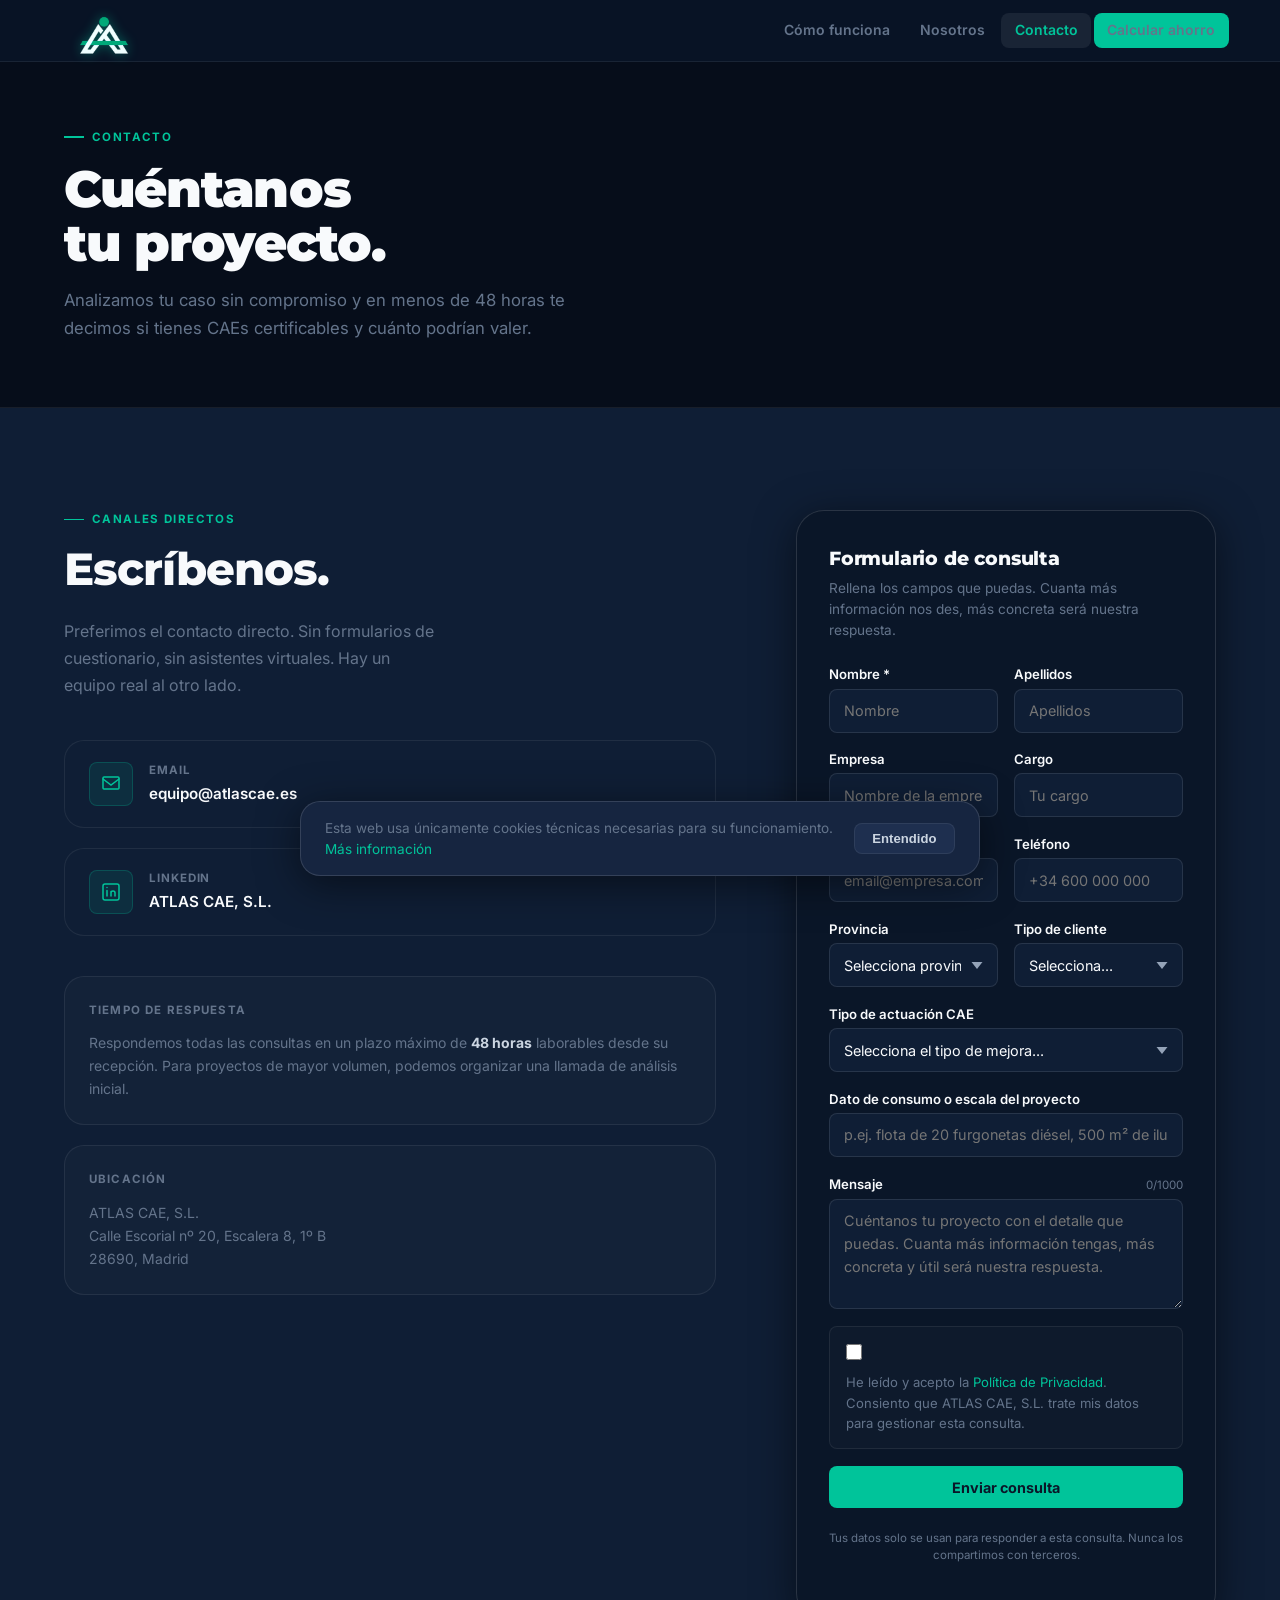
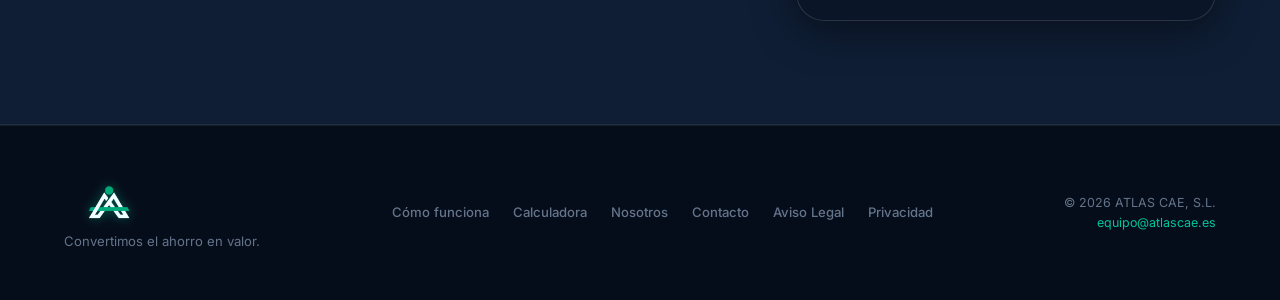
<file: contacto.html>
<!DOCTYPE html>
<html lang="es">
<head>
  <meta charset="UTF-8">
  <meta name="viewport" content="width=device-width, initial-scale=1.0">
  <title>Contacto — ATLAS CAE</title>
  <meta name="description" content="Contacta con el equipo de ATLAS CAE. Analizamos tu proyecto sin compromiso y te decimos si tienes Certificados de Ahorro Energético certificables.">
  <link rel="preconnect" href="https://fonts.googleapis.com">
  <link rel="preconnect" href="https://fonts.gstatic.com" crossorigin>
  <link href="https://fonts.googleapis.com/css2?family=Montserrat:wght@600;700;800;900&family=Inter:wght@400;500;600&family=JetBrains+Mono:wght@400;500;700&display=swap" rel="stylesheet">
  <link rel="icon" href="assets/logo/atlas-logo.png" type="image/png">
  <link rel="stylesheet" href="css/main.css">
  <script type="text/javascript">
    (function(c,l,a,r,i,t,y){
        c[a]=c[a]||function(){(c[a].q=c[a].q||[]).push(arguments)};
        t=l.createElement(r);t.async=1;t.src="https://www.clarity.ms/tag/"+i;
        y=l.getElementsByTagName(r)[0];y.parentNode.insertBefore(t,y);
    })(window, document, "clarity", "script", "wuiu95ij1x");
  </script>
</head>
<body>

<div id="scroll-bar" aria-hidden="true"></div>

<!-- ═══ HEADER ═══════════════════════════════════════ -->
<header class="site-header" id="site-header">
  <a class="logo" href="index.html" aria-label="ATLAS CAE — inicio">
    <img src="assets/logo/atlas-logo.png" alt="ATLAS CAE" class="logo-png-img">
  </a>
  <nav class="header-nav" aria-label="Navegación principal">
    <a href="ayuda.html">Cómo funciona</a>
    <a href="nosotros.html">Nosotros</a>
    <a href="contacto.html" class="current">Contacto</a>
    <a href="calculadora.html" class="header-cta">Calcular ahorro</a>
  </nav>
  <button class="mobile-toggle" id="mobile-toggle" aria-label="Abrir menú" aria-expanded="false" aria-controls="mobile-nav">
    <span class="bar"></span><span class="bar"></span><span class="bar"></span>
  </button>
</header>

<nav class="mobile-nav" id="mobile-nav" aria-label="Menú móvil">
  <a href="ayuda.html">Cómo funciona</a>
  <a href="nosotros.html">Nosotros</a>
  <a href="contacto.html" class="current">Contacto</a>
  <a href="calculadora.html" class="mobile-cta">Calcular ahorro</a>
</nav>

<!-- ═══ PAGE HERO ══════════════════════════════════════ -->
<div class="page-hero">
  <div class="page-hero-inner">
    <div class="section-label">Contacto</div>
    <h1>Cuéntanos<br>tu proyecto.</h1>
    <p>Analizamos tu caso sin compromiso y en menos de 48 horas te decimos si tienes
      CAEs certificables y cuánto podrían valer.</p>
  </div>
</div>

<!-- ═══ CONTACTO ════════════════════════════════════════ -->
<section style="background:var(--dark-800);border-bottom:1px solid var(--border);" aria-labelledby="contacto-title">
  <div class="section-wrap">
    <div class="contact-layout">

      <!-- Info de contacto -->
      <div class="reveal reveal-left">
        <div class="section-label">Canales directos</div>
        <h2 class="section-title" id="contacto-title" style="margin-bottom:1.5rem;">Escríbenos.</h2>
        <p class="section-sub" style="margin-bottom:2.5rem;max-width:38ch;">
          Preferimos el contacto directo. Sin formularios de cuestionario, sin asistentes virtuales.
          Hay un equipo real al otro lado.
        </p>

        <div class="contact-info">
          <a href="mailto:equipo@atlascae.es" class="contact-card" aria-label="Enviar email a equipo@atlascae.es">
            <div class="contact-card-icon" aria-hidden="true">
              <svg width="20" height="20" viewBox="0 0 20 20" fill="none">
                <path d="M17 3H3a1 1 0 00-1 1v10a1 1 0 001 1h14a1 1 0 001-1V4a1 1 0 00-1-1z" stroke="#00C49A" stroke-width="1.5"/>
                <path d="M2 5l8 6 8-6" stroke="#00C49A" stroke-width="1.5" stroke-linecap="round"/>
              </svg>
            </div>
            <div>
              <div class="contact-card-label">Email</div>
              <div class="contact-card-val">equipo@atlascae.es</div>
            </div>
          </a>

          <a href="https://www.linkedin.com/company/atlas-cae-sl/posts/?feedView=all"
             target="_blank" rel="noopener noreferrer"
             class="contact-card" aria-label="Seguir a ATLAS CAE en LinkedIn (abre en nueva pestaña)">
            <div class="contact-card-icon" aria-hidden="true">
              <svg width="20" height="20" viewBox="0 0 20 20" fill="none">
                <rect x="2" y="2" width="16" height="16" rx="2" stroke="#00C49A" stroke-width="1.5"/>
                <path d="M6 8.5V14M6 5.5v.01" stroke="#00C49A" stroke-width="1.5" stroke-linecap="round"/>
                <path d="M10 14v-3a2 2 0 014 0v3M10 9.5V14" stroke="#00C49A" stroke-width="1.5" stroke-linecap="round" stroke-linejoin="round"/>
              </svg>
            </div>
            <div>
              <div class="contact-card-label">LinkedIn</div>
              <div class="contact-card-val">ATLAS CAE, S.L.</div>
            </div>
          </a>
        </div>

        <div style="margin-top:2.5rem;padding:1.5rem;background:rgba(255,255,255,.02);border:1px solid var(--border);border-radius:var(--r-lg);">
          <div style="font-size:.72rem;font-weight:700;letter-spacing:.1em;text-transform:uppercase;color:var(--text-500);margin-bottom:.75rem;">Tiempo de respuesta</div>
          <p style="font-size:.875rem;color:var(--text-500);line-height:1.65;margin:0;">
            Respondemos todas las consultas en un plazo máximo de <strong style="color:var(--text-300);">48 horas</strong>
            laborables desde su recepción. Para proyectos de mayor volumen,
            podemos organizar una llamada de análisis inicial.
          </p>
        </div>

        <div style="margin-top:1.25rem;padding:1.5rem;background:rgba(255,255,255,.02);border:1px solid var(--border);border-radius:var(--r-lg);">
          <div style="font-size:.72rem;font-weight:700;letter-spacing:.1em;text-transform:uppercase;color:var(--text-500);margin-bottom:.75rem;">Ubicación</div>
          <p style="font-size:.875rem;color:var(--text-500);line-height:1.65;margin:0;">
            ATLAS CAE, S.L.<br>
            Calle Escorial nº 20, Escalera 8, 1º B<br>
            28690, Madrid
          </p>
        </div>
      </div>

      <!-- Formulario -->
      <div class="reveal reveal-right delay-1">
        <div class="contact-form-card">
          <h2>Formulario de consulta</h2>
          <p>Rellena los campos que puedas. Cuanta más información nos des, más concreta será nuestra respuesta.</p>

          <!-- Alertas -->
          <div class="form-alert success" id="contact-ok" role="alert" style="display:none;margin-bottom:1.5rem;">
            <svg width="18" height="18" viewBox="0 0 18 18" fill="none" aria-hidden="true"><circle cx="9" cy="9" r="8" fill="rgba(0,196,154,.15)"/><path d="M5.5 9.5l2.5 2.5 4.5-5" stroke="#00C49A" stroke-width="1.5" stroke-linecap="round" stroke-linejoin="round"/></svg>
            <span>Mensaje enviado. Te respondemos en menos de 48 horas.</span>
          </div>
          <div class="form-alert error" id="contact-err" role="alert" style="display:none;margin-bottom:1.5rem;">
            <svg width="18" height="18" viewBox="0 0 18 18" fill="none" aria-hidden="true"><circle cx="9" cy="9" r="8" stroke="#ef4444" stroke-width="1.5"/><path d="M9 5.5v4M9 11.5v.5" stroke="#ef4444" stroke-width="1.5" stroke-linecap="round"/></svg>
            <span></span>
          </div>

          <form id="form-contacto" class="form-stack" novalidate autocomplete="off"
                action="https://formspree.io/f/xjglonql" method="POST">

            <div class="form-row">
              <div class="field">
                <label for="cf-nombre">Nombre *</label>
                <input type="text" id="cf-nombre" name="nombre" required maxlength="80" placeholder="Nombre" autocomplete="given-name">
                <span class="field-msg" id="msg-cf-nombre" role="alert" aria-live="polite"></span>
              </div>
              <div class="field">
                <label for="cf-apellidos">Apellidos</label>
                <input type="text" id="cf-apellidos" name="apellidos" maxlength="100" placeholder="Apellidos" autocomplete="family-name">
              </div>
            </div>

            <div class="form-row">
              <div class="field">
                <label for="cf-empresa">Empresa</label>
                <input type="text" id="cf-empresa" name="empresa" maxlength="120" placeholder="Nombre de la empresa" autocomplete="organization">
              </div>
              <div class="field">
                <label for="cf-cargo">Cargo</label>
                <input type="text" id="cf-cargo" name="cargo" maxlength="80" placeholder="Tu cargo" autocomplete="organization-title">
              </div>
            </div>

            <div class="form-row">
              <div class="field">
                <label for="cf-email">Email *</label>
                <input type="email" id="cf-email" name="email" required maxlength="150" placeholder="email@empresa.com" autocomplete="email">
                <span class="field-msg" id="msg-cf-email" role="alert" aria-live="polite"></span>
              </div>
              <div class="field">
                <label for="cf-telefono">Teléfono</label>
                <input type="tel" id="cf-telefono" name="telefono" maxlength="20" placeholder="+34 600 000 000" autocomplete="tel">
                <span class="field-msg" id="msg-cf-telefono" role="alert" aria-live="polite"></span>
              </div>
            </div>

            <div class="form-row">
              <div class="field">
                <label for="cf-provincia">Provincia</label>
                <select id="cf-provincia" name="provincia">
                  <option value="">Selecciona provincia</option>
                  <option>Madrid</option><option>Barcelona</option><option>Valencia</option>
                  <option>Sevilla</option><option>Zaragoza</option><option>Málaga</option>
                  <option>Murcia</option><option>Palma</option><option>Bilbao</option>
                  <option>Alicante</option><option>Córdoba</option><option>Valladolid</option>
                  <option>Vigo</option><option>Gijón</option><option>Granada</option>
                  <option>Otra</option>
                </select>
              </div>
              <div class="field">
                <label for="cf-tipo-cliente">Tipo de cliente</label>
                <select id="cf-tipo-cliente" name="tipo_cliente">
                  <option value="">Selecciona...</option>
                  <option value="empresa">Empresa / pyme</option>
                  <option value="gran-empresa">Gran empresa</option>
                  <option value="autonomo">Autónomo</option>
                  <option value="instalador">Instalador / partner</option>
                  <option value="promotor">Promotor inmobiliario</option>
                  <option value="otro">Otro</option>
                </select>
              </div>
            </div>

            <div class="field">
              <label for="cf-tipo-cae">Tipo de actuación CAE</label>
              <select id="cf-tipo-cae" name="tipo_cae">
                <option value="">Selecciona el tipo de mejora...</option>
                <option value="vehiculos">Sustitución de vehículos (combustión → eléctrico)</option>
                <option value="iluminacion">Iluminación (LED)</option>
                <option value="climatizacion">Climatización / ACS</option>
                <option value="industrial">Equipamiento industrial</option>
                <option value="envolvente">Envolvente térmica (aislamiento, ventanas...)</option>
                <option value="otro">Otra actuación / no sé</option>
              </select>
            </div>

            <div class="field">
              <label for="cf-consumo">Dato de consumo o escala del proyecto</label>
              <input type="text" id="cf-consumo" name="consumo" maxlength="200"
                     placeholder="p.ej. flota de 20 furgonetas diésel, 500 m² de iluminación industrial...">
            </div>

            <div class="field">
              <div style="display:flex;justify-content:space-between;align-items:baseline;">
                <label for="cf-mensaje">Mensaje</label>
                <span id="msg-count" style="font-size:.72rem;color:var(--text-500);">0/1000</span>
              </div>
              <textarea id="cf-mensaje" name="mensaje" maxlength="1000"
                        placeholder="Cuéntanos tu proyecto con el detalle que puedas. Cuanta más información tengas, más concreta y útil será nuestra respuesta."></textarea>
            </div>

            <div class="consent-row field">
              <input type="checkbox" id="cf-consentimiento" name="consentimiento" required>
              <label for="cf-consentimiento">
                He leído y acepto la
                <a href="#" onclick="abrirLegal('privacidad');return false;">Política de Privacidad</a>.
                Consiento que ATLAS CAE, S.L. trate mis datos para gestionar esta consulta.
              </label>
            </div>
            <span class="field-msg" id="msg-consentimiento" role="alert" aria-live="polite"></span>

            <!-- Honeypot anti-spam -->
            <input type="text" name="_gotcha" style="display:none;" tabindex="-1" autocomplete="off">

            <button type="submit" id="btn-contacto" class="btn-primary full-width">
              Enviar consulta
            </button>

            <p style="font-size:.72rem;color:var(--text-500);text-align:center;line-height:1.5;margin-top:.25rem;">
              Tus datos solo se usan para responder a esta consulta.
              Nunca los compartimos con terceros.
            </p>

          </form>
        </div>
      </div>

    </div>
  </div>
</section>

<!-- ═══ FOOTER ══════════════════════════════════════════ -->
<footer>
  <div class="footer-inner">
    <div class="footer-logo">
      <a class="logo" href="index.html" style="text-decoration:none;">
        <img src="assets/logo/atlas-logo.png" alt="ATLAS CAE" class="logo-png-img logo-png-footer">
      </a>
      <p class="footer-tagline">Convertimos el ahorro en valor.</p>
    </div>
    <nav class="footer-links">
      <a href="ayuda.html">Cómo funciona</a>
      <a href="calculadora.html">Calculadora</a>
      <a href="nosotros.html">Nosotros</a>
      <a href="contacto.html">Contacto</a>
      <a href="#" onclick="abrirLegal('aviso-legal');return false;">Aviso Legal</a>
      <a href="#" onclick="abrirLegal('privacidad');return false;">Privacidad</a>
    </nav>
    <div class="footer-right">
      <p class="footer-copy">
        © 2026 ATLAS CAE, S.L.<br>
        <a href="mailto:equipo@atlascae.es" style="color:var(--teal);text-decoration:none;font-size:.78rem;">equipo@atlascae.es</a>
      </p>
    </div>
  </div>
</footer>

<!-- Legales -->
<div id="aviso-legal" class="legal-overlay" role="dialog" aria-modal="true" aria-labelledby="al-title">
  <div class="legal-container">
    <button class="legal-close" onclick="cerrarLegal('aviso-legal')" aria-label="Cerrar">×</button>
    <h1 id="al-title">Aviso Legal</h1>
    <p class="legal-meta">ATLAS CAE, S.L. · <span class="legal-cif">CIF: en trámite</span></p>
    <h2>Identificación del titular</h2>
    <ul>
      <li><strong>Razón social:</strong> ATLAS CAE, S.L.</li>
      <li><strong>CIF:</strong> <span class="legal-cif">en trámite</span></li>
      <li><strong>Domicilio social:</strong> Calle Escorial nº 20, Escalera 8, 1º B, 28690, Madrid</li>
      <li><strong>Email:</strong> legal@atlascae.es</li>
    </ul>
    <h2>Condiciones de uso</h2>
    <p>El acceso a este sitio implica la aceptación de las presentes condiciones. Los contenidos son informativos y no constituyen asesoramiento técnico, jurídico ni financiero vinculante.</p>
    <h2>Propiedad intelectual</h2>
    <p>Todos los contenidos son propiedad de ATLAS CAE, S.L. o de terceros que han autorizado su uso. Se prohíbe su reproducción sin autorización escrita.</p>
    <h2>Legislación aplicable</h2>
    <p>Las presentes condiciones se rigen por la legislación española. Para cualquier controversia, las partes se someten a los juzgados de Madrid.</p>
  </div>
</div>

<div id="privacidad" class="legal-overlay" role="dialog" aria-modal="true" aria-labelledby="pp-title">
  <div class="legal-container">
    <button class="legal-close" onclick="cerrarLegal('privacidad')" aria-label="Cerrar">×</button>
    <h1 id="pp-title">Política de Privacidad</h1>
    <p class="legal-meta">ATLAS CAE, S.L. · Cumplimiento RGPD y LOPDGDD</p>
    <h2>Responsable del tratamiento</h2>
    <ul>
      <li><strong>Razón social:</strong> ATLAS CAE, S.L.</li>
      <li><strong>CIF:</strong> <span class="legal-cif">en trámite</span></li>
      <li><strong>Domicilio:</strong> Calle Escorial nº 20, Escalera 8, 1º B, 28690, Madrid</li>
      <li><strong>Email:</strong> legal@atlascae.es</li>
    </ul>
    <h2>Finalidad</h2>
    <p>Los datos facilitados se tratan para gestionar las consultas recibidas y el contacto comercial relacionado con los servicios de ATLAS CAE, S.L.</p>
    <h2>Base legitimadora</h2>
    <p>El consentimiento del usuario, expresado al facilitar sus datos (art. 6.1.a RGPD).</p>
    <h2>Conservación</h2>
    <p>Los datos se conservan durante el tiempo necesario para atender la consulta y los plazos legalmente establecidos.</p>
    <h2>Cesión a terceros</h2>
    <p>No se ceden datos a terceros salvo obligación legal. No se realizan transferencias fuera del Espacio Económico Europeo.</p>
    <h2>Derechos</h2>
    <p>Puedes ejercitar tus derechos ARCO+ escribiendo a <strong>legal@atlascae.es</strong>. También puedes reclamar ante la AEPD (www.aepd.es).</p>
  </div>
</div>

<div id="cookie-banner" class="hidden" role="complementary" aria-label="Aviso de cookies">
  <p>Esta web usa únicamente cookies técnicas necesarias para su funcionamiento.
    <a href="#" onclick="cerrarCookieBanner();abrirLegal('cookies');return false;">Más información</a>
  </p>
  <button onclick="cerrarCookieBanner()">Entendido</button>
</div>

<script src="js/main.js"></script>
<script src="js/contacto.js"></script>
</body>
</html>
</file>
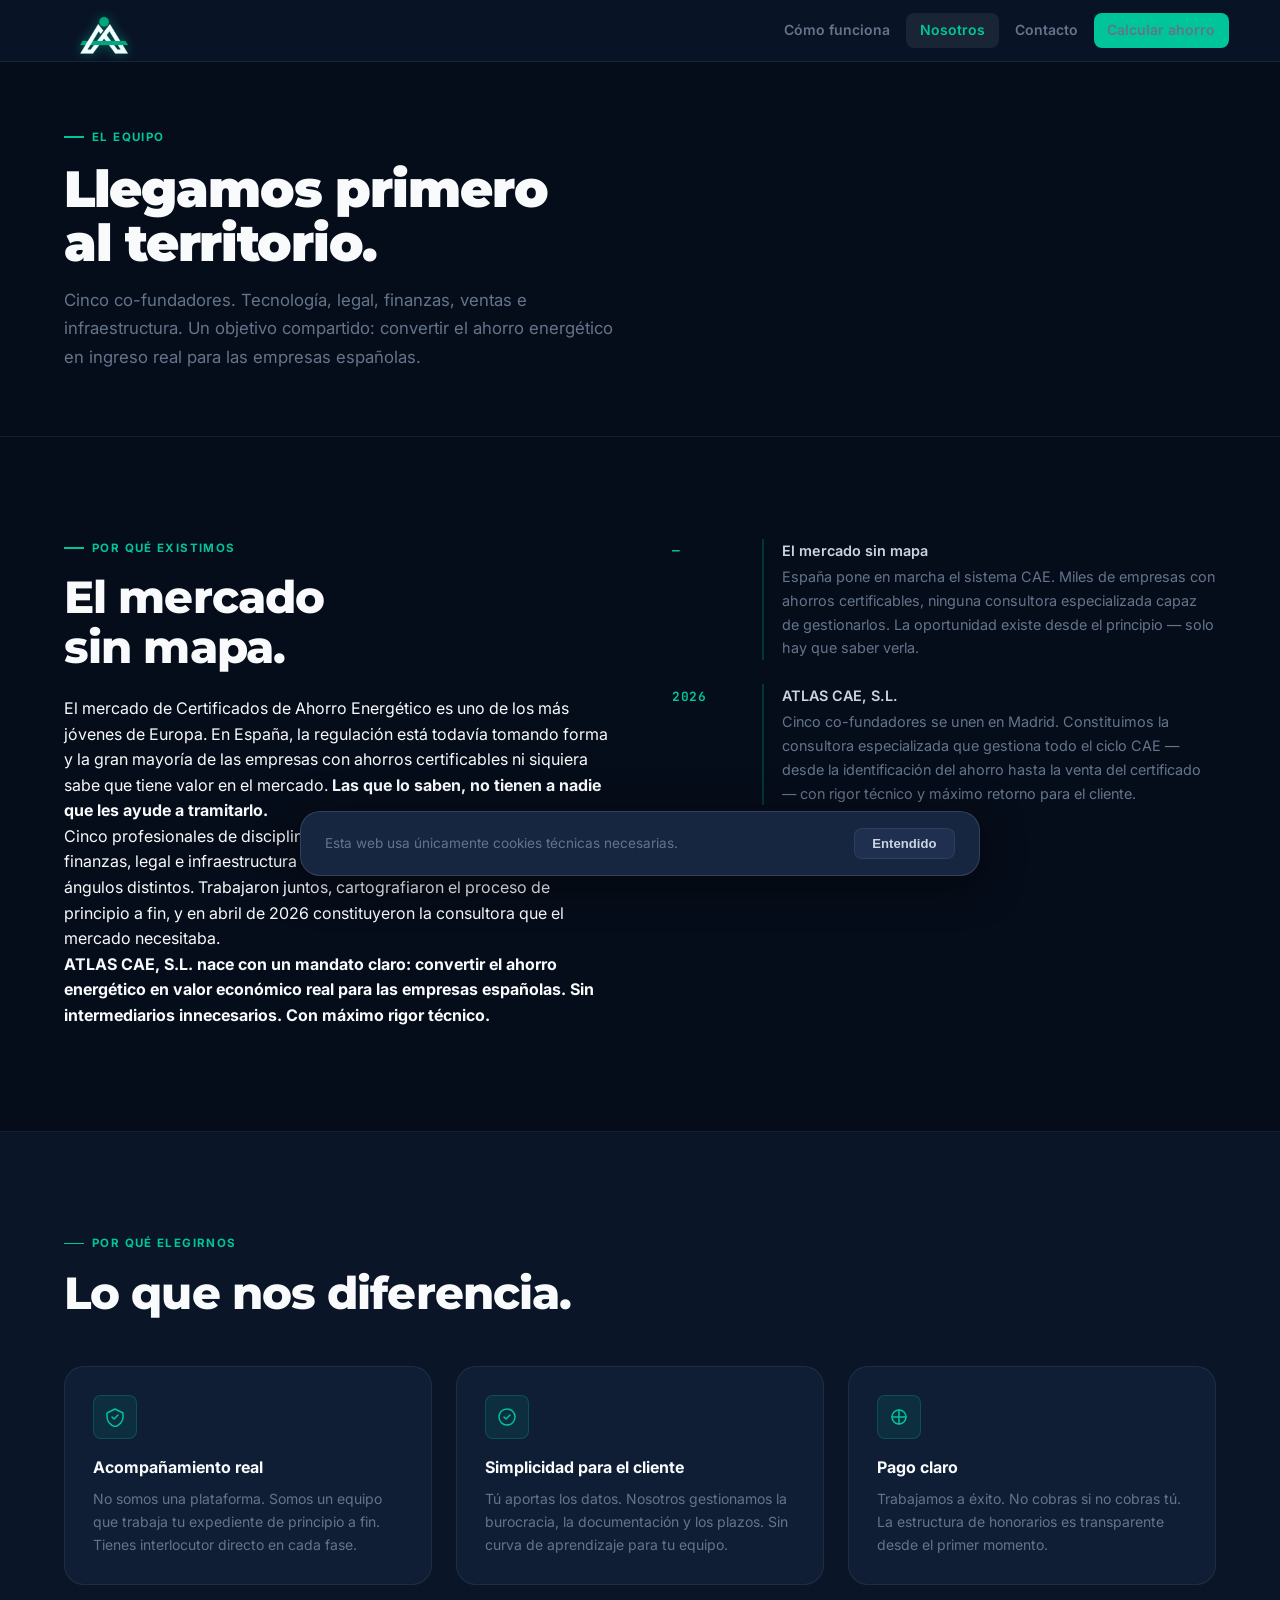
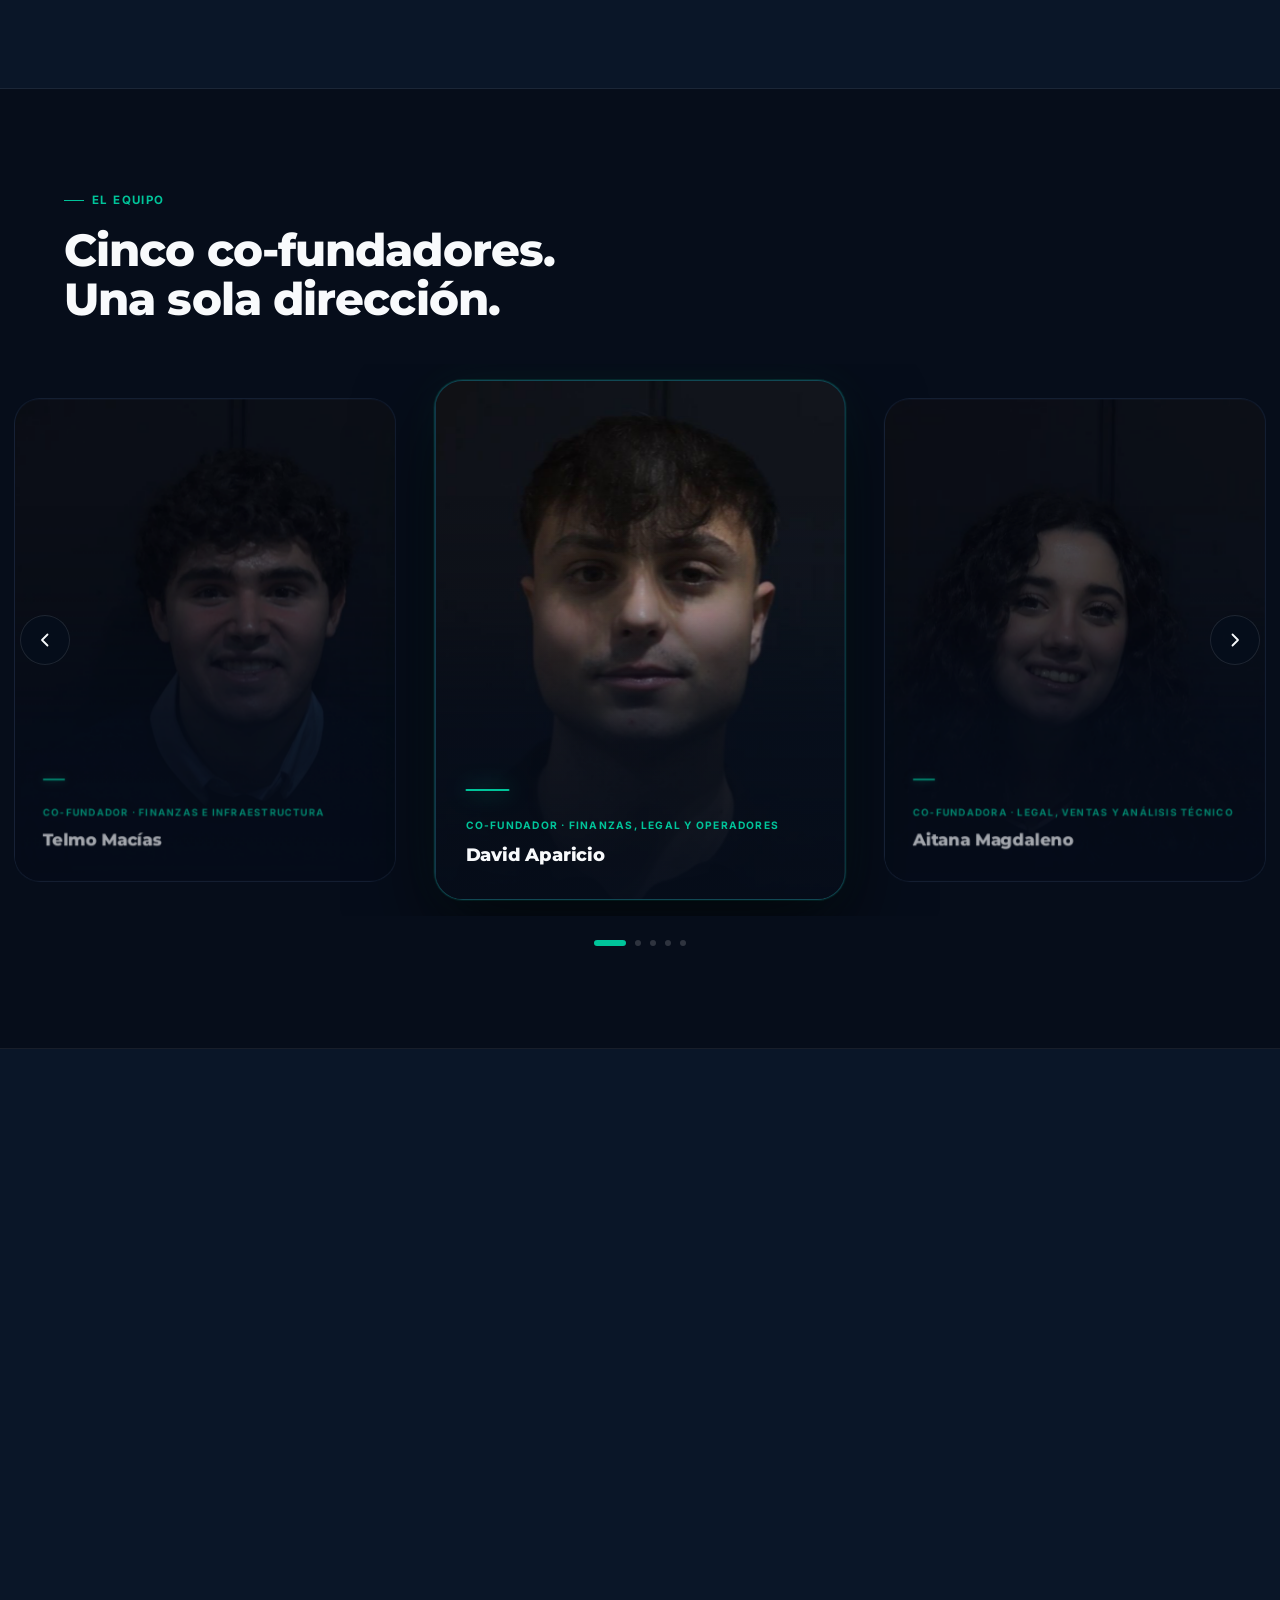
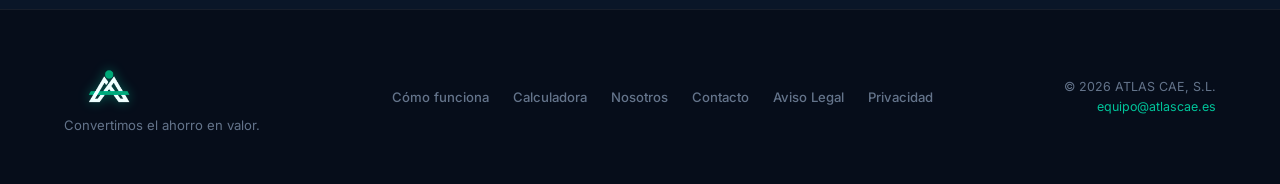
<file: nosotros.html>
<!DOCTYPE html>
<html lang="es">
<head>
  <meta charset="UTF-8">
  <meta name="viewport" content="width=device-width, initial-scale=1.0">
  <title>Nosotros — ATLAS CAE</title>
  <meta name="description" content="Cinco co-fundadores especializados en CAE. Conoce al equipo de ATLAS CAE: tecnología, legal, finanzas, marketing e infraestructura.">
  <link rel="preconnect" href="https://fonts.googleapis.com">
  <link rel="preconnect" href="https://fonts.gstatic.com" crossorigin>
  <link href="https://fonts.googleapis.com/css2?family=Montserrat:wght@600;700;800;900&family=Inter:wght@400;500;600&family=JetBrains+Mono:wght@400;500;700&display=swap" rel="stylesheet">
  <link rel="icon" href="assets/logo/atlas-logo.png" type="image/png">
  <link rel="stylesheet" href="css/main.css">
  <script type="text/javascript">
    (function(c,l,a,r,i,t,y){
        c[a]=c[a]||function(){(c[a].q=c[a].q||[]).push(arguments)};
        t=l.createElement(r);t.async=1;t.src="https://www.clarity.ms/tag/"+i;
        y=l.getElementsByTagName(r)[0];y.parentNode.insertBefore(t,y);
    })(window, document, "clarity", "script", "wuiu95ij1x");
  </script>
</head>
<body>

<div id="scroll-bar" aria-hidden="true"></div>

<!-- ═══ HEADER ═══════════════════════════════════════ -->
<header class="site-header" id="site-header">
  <a class="logo" href="index.html" aria-label="ATLAS CAE — inicio">
    <img src="assets/logo/atlas-logo.png" alt="ATLAS CAE" class="logo-png-img">
  </a>
  <nav class="header-nav" aria-label="Navegación principal">
    <a href="ayuda.html">Cómo funciona</a>
    <a href="nosotros.html" class="current">Nosotros</a>
    <a href="contacto.html">Contacto</a>
    <a href="calculadora.html" class="header-cta">Calcular ahorro</a>
  </nav>
  <button class="mobile-toggle" id="mobile-toggle" aria-label="Abrir menú" aria-expanded="false" aria-controls="mobile-nav">
    <span class="bar"></span><span class="bar"></span><span class="bar"></span>
  </button>
</header>

<nav class="mobile-nav" id="mobile-nav" aria-label="Menú móvil">
  <a href="ayuda.html">Cómo funciona</a>
  <a href="nosotros.html" class="current">Nosotros</a>
  <a href="contacto.html">Contacto</a>
  <a href="calculadora.html" class="mobile-cta">Calcular ahorro</a>
</nav>

<!-- ═══ PAGE HERO ══════════════════════════════════════ -->
<div class="page-hero" style="background:var(--dark-950);">
  <div class="page-hero-inner">
    <div class="section-label">El equipo</div>
    <h1>Llegamos primero<br>al territorio.</h1>
    <p>Cinco co-fundadores. Tecnología, legal, finanzas, ventas e infraestructura.
      Un objetivo compartido: convertir el ahorro energético en ingreso real para las empresas españolas.</p>
  </div>
</div>

<!-- ═══ HISTORIA ════════════════════════════════════════ -->
<section style="background:var(--dark-950);border-bottom:1px solid var(--border);" aria-labelledby="historia-title">
  <div class="section-wrap">
    <div class="story-layout">
      <div class="reveal reveal-left">
        <div class="section-label">Por qué existimos</div>
        <h2 class="section-title" id="historia-title" style="margin-bottom:1.5rem;">
          El mercado<br>sin mapa.
        </h2>
        <p>
          El mercado de Certificados de Ahorro Energético es uno de los más jóvenes de Europa.
          En España, la regulación está todavía tomando forma y la gran mayoría de las empresas
          con ahorros certificables ni siquiera sabe que tiene valor en el mercado.
          <strong>Las que lo saben, no tienen a nadie que les ayude a tramitarlo.</strong>
        </p>
        <p>
          Cinco profesionales de disciplinas distintas — tecnología, marketing, finanzas,
          legal e infraestructura — vieron la misma oportunidad desde ángulos distintos.
          Trabajaron juntos, cartografiaron el proceso de principio a fin, y en abril de 2026
          constituyeron la consultora que el mercado necesitaba.
        </p>
        <p>
          <strong>ATLAS CAE, S.L. nace con un mandato claro: convertir el ahorro energético
          en valor económico real para las empresas españolas. Sin intermediarios innecesarios.
          Con máximo rigor técnico.</strong>
        </p>
      </div>

      <div class="reveal reveal-right delay-1">
        <div class="timeline" aria-label="Línea temporal de ATLAS CAE">
          <div class="tl-item">
            <span class="tl-year">—</span>
            <div class="tl-text">
              <strong>El mercado sin mapa</strong>
              España pone en marcha el sistema CAE. Miles de empresas con ahorros certificables,
              ninguna consultora especializada capaz de gestionarlos.
              La oportunidad existe desde el principio — solo hay que saber verla.
            </div>
          </div>
          <div class="tl-item">
            <span class="tl-year">2026</span>
            <div class="tl-text">
              <strong>ATLAS CAE, S.L.</strong>
              Cinco co-fundadores se unen en Madrid. Constituimos la consultora especializada
              que gestiona todo el ciclo CAE — desde la identificación del ahorro hasta la venta
              del certificado — con rigor técnico y máximo retorno para el cliente.
            </div>
          </div>
        </div>
      </div>
    </div>
  </div>
</section>

<!-- ═══ VALORES ══════════════════════════════════════════ -->
<section style="background:var(--dark-900);border-bottom:1px solid var(--border);" aria-labelledby="valores-title">
  <div class="section-wrap">
    <div class="reveal">
      <div class="section-label">Por qué elegirnos</div>
      <h2 class="section-title" id="valores-title">Lo que nos diferencia.</h2>
    </div>
    <div class="values-grid" role="list">
      <div class="value-card reveal delay-1" role="listitem">
        <div class="value-icon" aria-hidden="true">
          <svg width="20" height="20" viewBox="0 0 20 20" fill="none">
            <path d="M10 2L2 6v4c0 4.4 3.4 8.5 8 9.5C14.6 18.5 18 14.4 18 10V6l-8-4z" stroke="#00C49A" stroke-width="1.5" stroke-linejoin="round"/>
            <path d="M7 10l2 2 4-4" stroke="#00C49A" stroke-width="1.5" stroke-linecap="round" stroke-linejoin="round"/>
          </svg>
        </div>
        <div class="value-title">Acompañamiento real</div>
        <p class="value-desc">No somos una plataforma. Somos un equipo que trabaja tu expediente de principio a fin. Tienes interlocutor directo en cada fase.</p>
      </div>
      <div class="value-card reveal delay-2" role="listitem">
        <div class="value-icon" aria-hidden="true">
          <svg width="20" height="20" viewBox="0 0 20 20" fill="none">
            <circle cx="10" cy="10" r="8" stroke="#00C49A" stroke-width="1.5"/>
            <path d="M7 10l2 2 4-4" stroke="#00C49A" stroke-width="1.5" stroke-linecap="round" stroke-linejoin="round"/>
          </svg>
        </div>
        <div class="value-title">Simplicidad para el cliente</div>
        <p class="value-desc">Tú aportas los datos. Nosotros gestionamos la burocracia, la documentación y los plazos. Sin curva de aprendizaje para tu equipo.</p>
      </div>
      <div class="value-card reveal delay-3" role="listitem">
        <div class="value-icon" aria-hidden="true">
          <svg width="20" height="20" viewBox="0 0 20 20" fill="none">
            <path d="M10 3v14M3 10h14" stroke="#00C49A" stroke-width="1.5" stroke-linecap="round"/>
            <circle cx="10" cy="10" r="7" stroke="#00C49A" stroke-width="1.5"/>
          </svg>
        </div>
        <div class="value-title">Pago claro</div>
        <p class="value-desc">Trabajamos a éxito. No cobras si no cobras tú. La estructura de honorarios es transparente desde el primer momento.</p>
      </div>
    </div>
  </div>
</section>

<!-- ═══ EQUIPO ═══════════════════════════════════════════ -->
<section class="team-section" aria-labelledby="equipo-title">

  <div class="team-section-header reveal">
    <div class="section-label">El equipo</div>
    <h2 class="section-title" id="equipo-title">Cinco co-fundadores.<br>Una sola dirección.</h2>
  </div>

  <div class="team-carousel" id="teamCarousel" role="region" aria-label="Socios co-fundadores de ATLAS CAE">

    <div class="tc-viewport" id="tcViewport">
      <div class="tc-track" id="tcTrack" role="list">

        <!-- 1. David Aparicio -->
        <article class="tc-slide" role="listitem" tabindex="0" aria-label="David Aparicio, Co-fundador">
          <div class="tc-img-wrap">
            <img src="img/team/david.jpg" alt="David Aparicio" loading="lazy" width="360" height="520">
          </div>
          <div class="tc-overlay" aria-hidden="true"></div>
          <div class="tc-body">
            <span class="tc-role">Co-fundador · Finanzas, Legal y Operadores</span>
            <h3 class="tc-name">David Aparicio</h3>
            <p class="tc-bio">Gestiona la estructura financiera y legal de las operaciones, y lidera la relación con los operadores acreditados que compran los certificados.</p>
          </div>
        </article>

        <!-- 2. Aitana Magdaleno -->
        <article class="tc-slide" role="listitem" tabindex="0" aria-label="Aitana Magdaleno, Co-fundadora">
          <div class="tc-img-wrap">
            <img src="img/team/aitana.jpg" alt="Aitana Magdaleno" loading="lazy" width="360" height="520">
          </div>
          <div class="tc-overlay" aria-hidden="true"></div>
          <div class="tc-body">
            <span class="tc-role">Co-fundadora · Legal, Ventas y Análisis Técnico</span>
            <h3 class="tc-name">Aitana Magdaleno</h3>
            <p class="tc-bio">Combina el conocimiento regulatorio con el análisis técnico para garantizar que cada expediente es sólido desde el primer momento.</p>
          </div>
        </article>

        <!-- 3. Nicolás Rey -->
        <article class="tc-slide" role="listitem" tabindex="0" aria-label="Nicolás Rey, Co-fundador">
          <div class="tc-img-wrap">
            <img src="img/team/nico.jpg" alt="Nicolás Rey" loading="lazy" width="360" height="520">
          </div>
          <div class="tc-overlay" aria-hidden="true"></div>
          <div class="tc-body">
            <span class="tc-role">Co-fundador · Innovación y Tecnología</span>
            <h3 class="tc-name">Nicolás Rey</h3>
            <p class="tc-bio">Impulsa la visión tecnológica de ATLAS: sistemas, herramientas y procesos que convierten la complejidad CAE en valor real para cada cliente.</p>
          </div>
        </article>

        <!-- 4. Marco Rojas -->
        <article class="tc-slide" role="listitem" tabindex="0" aria-label="Marco Rojas, Co-fundador">
          <div class="tc-img-wrap">
            <img src="img/team/marco.jpg" alt="Marco Rojas" loading="lazy" width="360" height="520">
          </div>
          <div class="tc-overlay" aria-hidden="true"></div>
          <div class="tc-body">
            <span class="tc-role">Co-fundador · Marketing, Ventas e Innovación</span>
            <h3 class="tc-name">Marco Rojas</h3>
            <p class="tc-bio">Diseña cómo llega ATLAS al mercado y comunica la propuesta de valor de forma clara, directa y diferencial.</p>
          </div>
        </article>

        <!-- 5. Telmo Macías -->
        <article class="tc-slide" role="listitem" tabindex="0" aria-label="Telmo Macías, Co-fundador">
          <div class="tc-img-wrap">
            <img src="img/team/telmo.jpg" alt="Telmo Macías" loading="lazy" width="360" height="520">
          </div>
          <div class="tc-overlay" aria-hidden="true"></div>
          <div class="tc-body">
            <span class="tc-role">Co-fundador · Finanzas e Infraestructura</span>
            <h3 class="tc-name">Telmo Macías</h3>
            <p class="tc-bio">Responsable de la infraestructura operativa y financiera que sostiene el crecimiento de ATLAS desde su constitución.</p>
          </div>
        </article>

      </div><!-- /.tc-track -->
    </div><!-- /.tc-viewport -->

    <!-- Botones de navegación -->
    <button class="tc-btn tc-btn--prev" id="tcPrev" aria-label="Anterior">
      <svg width="20" height="20" viewBox="0 0 20 20" fill="none" aria-hidden="true">
        <path d="M12.5 4.5L7 10l5.5 5.5" stroke="currentColor" stroke-width="1.8"
              stroke-linecap="round" stroke-linejoin="round"/>
      </svg>
    </button>
    <button class="tc-btn tc-btn--next" id="tcNext" aria-label="Siguiente">
      <svg width="20" height="20" viewBox="0 0 20 20" fill="none" aria-hidden="true">
        <path d="M7.5 4.5L13 10l-5.5 5.5" stroke="currentColor" stroke-width="1.8"
              stroke-linecap="round" stroke-linejoin="round"/>
      </svg>
    </button>

  </div><!-- /.team-carousel -->

  <!-- Indicadores de posición -->
  <div class="tc-dots" id="tcDots" role="tablist" aria-label="Navegar al miembro">
    <button class="tc-dot" role="tab" aria-selected="true"  aria-label="David Aparicio"></button>
    <button class="tc-dot" role="tab" aria-selected="false" aria-label="Aitana Magdaleno"></button>
    <button class="tc-dot" role="tab" aria-selected="false" aria-label="Nicolás Rey"></button>
    <button class="tc-dot" role="tab" aria-selected="false" aria-label="Marco Rojas"></button>
    <button class="tc-dot" role="tab" aria-selected="false" aria-label="Telmo Macías"></button>
  </div>

</section>

<!-- ═══ CTA FINAL ════════════════════════════════════════ -->
<section style="background:var(--dark-900);">
  <div class="section-wrap" style="text-align:center;max-width:680px;">
    <div class="reveal">
      <h2 class="section-title" style="margin-bottom:1rem;">¿Tienes ahorros energéticos<br>que no estás monetizando?</h2>
      <p class="section-sub" style="margin-bottom:2rem;max-width:46ch;margin-left:auto;margin-right:auto;">
        Cuéntanos tu caso y lo revisamos sin compromiso. En menos de 48 horas te decimos si tienes CAEs y qué valor tienen.
      </p>
      <div style="display:flex;justify-content:center;gap:1rem;flex-wrap:wrap;">
        <a href="contacto.html" class="btn-hero-primary">Hablar con el equipo</a>
        <a href="calculadora.html" class="btn-hero-ghost">Calcular ahorro →</a>
      </div>
    </div>
  </div>
</section>

<!-- ═══ FOOTER ══════════════════════════════════════════ -->
<footer>
  <div class="footer-inner">
    <div class="footer-logo">
      <a class="logo" href="index.html" style="text-decoration:none;">
        <img src="assets/logo/atlas-logo.png" alt="ATLAS CAE" class="logo-png-img logo-png-footer">
      </a>
      <p class="footer-tagline">Convertimos el ahorro en valor.</p>
    </div>
    <nav class="footer-links">
      <a href="ayuda.html">Cómo funciona</a>
      <a href="calculadora.html">Calculadora</a>
      <a href="nosotros.html">Nosotros</a>
      <a href="contacto.html">Contacto</a>
      <a href="#" onclick="abrirLegal('aviso-legal');return false;">Aviso Legal</a>
      <a href="#" onclick="abrirLegal('privacidad');return false;">Privacidad</a>
    </nav>
    <div class="footer-right">
      <p class="footer-copy">
        © 2026 ATLAS CAE, S.L.<br>
        <a href="mailto:equipo@atlascae.es" style="color:var(--teal);text-decoration:none;font-size:.78rem;">equipo@atlascae.es</a>
      </p>
    </div>
  </div>
</footer>

<div id="aviso-legal" class="legal-overlay" role="dialog" aria-modal="true" aria-labelledby="al-title">
  <div class="legal-container">
    <button class="legal-close" onclick="cerrarLegal('aviso-legal')" aria-label="Cerrar">×</button>
    <h1 id="al-title">Aviso Legal</h1>
    <p class="legal-meta">ATLAS CAE, S.L. · <span class="legal-cif">CIF: en trámite</span></p>
    <h2>Identificación</h2>
    <ul>
      <li><strong>Razón social:</strong> ATLAS CAE, S.L.</li>
      <li><strong>Domicilio:</strong> Calle Escorial nº 20, Esc. 8, 1º B, 28690, Madrid</li>
      <li><strong>Email:</strong> legal@atlascae.es</li>
    </ul>
    <h2>Condiciones</h2>
    <p>Los contenidos son informativos y no constituyen asesoramiento vinculante.</p>
  </div>
</div>
<div id="privacidad" class="legal-overlay" role="dialog" aria-modal="true" aria-labelledby="pp-title">
  <div class="legal-container">
    <button class="legal-close" onclick="cerrarLegal('privacidad')" aria-label="Cerrar">×</button>
    <h1 id="pp-title">Política de Privacidad</h1>
    <p class="legal-meta">ATLAS CAE, S.L. · RGPD y LOPDGDD</p>
    <h2>Responsable</h2>
    <p>ATLAS CAE, S.L. · Calle Escorial nº 20, Esc. 8, 1º B, 28690 Madrid · legal@atlascae.es</p>
    <h2>Finalidad</h2>
    <p>Gestionar consultas y el contacto comercial relacionado con los servicios de ATLAS CAE.</p>
    <h2>Derechos</h2>
    <p>Escribe a <strong>legal@atlascae.es</strong> o reclama ante la AEPD (www.aepd.es).</p>
  </div>
</div>

<div id="cookie-banner" class="hidden" role="complementary" aria-label="Aviso de cookies">
  <p>Esta web usa únicamente cookies técnicas necesarias.</p>
  <button onclick="cerrarCookieBanner()">Entendido</button>
</div>

<script src="js/main.js"></script>
<script src="js/team-carousel.js"></script>
</body>
</html>
</file>
<file: css/main.css>
/* =====================================================
   ATLAS CAE — main.css
   ===================================================== */

/* ── 1. Variables ──────────────────────────────────── */
:root {
  --teal:         #00C49A;
  --teal-hover:   #00b388;
  --teal-dim:     rgba(0,196,154,.10);
  --teal-border:  rgba(0,196,154,.22);
  --teal-ring:    rgba(0,196,154,.22);
  --cielo:        #1B9ED4;

  --dark-950: #060d1a;
  --dark-900: #0A1628;
  --dark-800: #0f1e35;
  --dark-700: #162540;
  --dark-600: #1e2f4f;
  --dark-500: #283d62;

  --text-100: #f8fafc;
  --text-300: #cbd5e1;
  --text-500: #64748b;

  --border:       rgba(255,255,255,.07);
  --border-light: rgba(255,255,255,.13);

  --r-sm:  8px;
  --r:     12px;
  --r-lg:  20px;
  --r-xl:  28px;

  --shadow-sm:   0 1px 3px rgba(0,0,0,.3);
  --shadow-md:   0 4px 20px rgba(0,0,0,.4);
  --shadow-lg:   0 8px 40px rgba(0,0,0,.5);
  --shadow-teal: 0 8px 32px rgba(0,196,154,.25);
}

/* ── 2. Reset ──────────────────────────────────────── */
*, *::before, *::after { box-sizing: border-box; margin: 0; padding: 0; }
ul { list-style: none; }

/* ── 3. Base ───────────────────────────────────────── */
html { scroll-behavior: smooth; }
body {
  background: var(--dark-900);
  color: var(--text-100);
  font-family: 'Inter', system-ui, -apple-system, sans-serif;
  font-size: 16px;
  line-height: 1.6;
  -webkit-font-smoothing: antialiased;
  overflow-x: hidden;
}
a { color: inherit; }

/* ── 4. Scroll progress bar ────────────────────────── */
#scroll-bar {
  position: fixed;
  top: 0; left: 0;
  height: 2px;
  background: var(--teal);
  width: 0%;
  z-index: 9999;
  transition: width .05s linear;
  box-shadow: 0 0 8px rgba(0,196,154,.6);
}

/* ── 5. Header ─────────────────────────────────────── */
.site-header {
  position: fixed;
  top: 0; left: 0; right: 0;
  height: 62px;
  background: rgba(10,22,40,.85);
  backdrop-filter: blur(20px);
  -webkit-backdrop-filter: blur(20px);
  border-bottom: 1px solid var(--border);
  display: flex;
  align-items: center;
  justify-content: space-between;
  padding: 0 clamp(1.25rem,4vw,3.5rem);
  z-index: 500;
  transition: background .3s;
}
.site-header.scrolled { background: rgba(10,22,40,.97); }

.logo {
  display: flex;
  align-items: center;
  text-decoration: none;
  flex-shrink: 0;
  overflow: visible;
}
/* Glass plate — background shows through the PNG's transparent margin areas.
   brightness() lifts dark logo content against the dark header. */
.logo-png-img {
  display: block;
  height: 56px;
  width: auto;
  object-fit: contain;
  background: transparent;
  border: none;
  padding: 0;
  box-shadow: none;
  /* invert + hue-rotate(180deg) flips dark→light while preserving teal hue.
     contrast/brightness tune the result; drop-shadow adds the soft glow. */
  filter:
    invert(1)
    hue-rotate(180deg)
    brightness(1.08)
    contrast(1.05)
    drop-shadow(0 0 6px rgba(0, 196, 154, 0.45));
  image-rendering: -webkit-optimize-contrast;
  transition: filter .3s ease;
}
.logo-png-footer {
  height: 48px;
}
.logo:hover .logo-png-img {
  filter:
    invert(1)
    hue-rotate(180deg)
    brightness(1.15)
    contrast(1.08)
    drop-shadow(0 0 12px rgba(0, 196, 154, 0.7));
}

.header-nav {
  display: flex;
  align-items: center;
  gap: .15rem;
}
.header-nav a {
  color: var(--text-500);
  text-decoration: none;
  font-size: .875rem; font-weight: 600;
  padding: .4rem .85rem;
  border-radius: var(--r-sm);
  transition: color .2s, background .2s;
  white-space: nowrap;
}
.header-nav a:hover,
.header-nav a.current { color: var(--text-100); background: var(--border); }
.header-nav a.current { color: var(--teal); }

.header-cta {
  background: var(--teal);
  color: var(--dark-900);
  padding: .5rem 1.2rem;
  border-radius: var(--r-sm);
  font-weight: 700;
  transition: background .2s, box-shadow .2s, transform .1s;
}
.header-cta:hover {
  background: var(--teal-hover);
  box-shadow: var(--shadow-teal);
  transform: translateY(-1px);
}
.header-cta.current { color: var(--dark-900); }

/* ── 6. Mobile nav ─────────────────────────────────── */
.mobile-toggle {
  display: none;
  flex-direction: column;
  justify-content: center;
  align-items: center;
  width: 40px; height: 40px;
  background: none;
  border: 1px solid var(--border-light);
  border-radius: var(--r-sm);
  cursor: pointer;
  gap: 5px;
  z-index: 600;
  flex-shrink: 0;
}
.mobile-toggle .bar {
  display: block;
  width: 20px; height: 1.5px;
  background: var(--text-300);
  border-radius: 2px;
  transition: transform .25s, opacity .2s;
}
.mobile-toggle.open .bar:nth-child(1) { transform: translateY(6.5px) rotate(45deg); }
.mobile-toggle.open .bar:nth-child(2) { opacity: 0; }
.mobile-toggle.open .bar:nth-child(3) { transform: translateY(-6.5px) rotate(-45deg); }

.mobile-nav {
  display: none;
  position: fixed;
  inset: 62px 0 0;
  background: rgba(10,22,40,.98);
  backdrop-filter: blur(16px);
  z-index: 490;
  flex-direction: column;
  align-items: center;
  justify-content: center;
  gap: .5rem;
  padding: 2rem;
}
.mobile-nav.open { display: flex; }
.mobile-nav a {
  color: var(--text-300);
  text-decoration: none;
  font-size: 1.25rem; font-weight: 600;
  padding: .85rem 2rem;
  border-radius: var(--r);
  width: 100%;
  text-align: center;
  transition: color .2s, background .2s;
  border: 1px solid transparent;
}
.mobile-nav a:hover { color: var(--text-100); background: var(--border); }
.mobile-nav a.current { color: var(--teal); border-color: var(--teal-border); background: var(--teal-dim); }
.mobile-nav .mobile-cta {
  background: var(--teal);
  color: var(--dark-900);
  font-weight: 700;
  margin-top: .5rem;
  border-color: transparent;
}
.mobile-nav .mobile-cta:hover { background: var(--teal-hover); }

/* ── 7. Buttons (shared) ───────────────────────────── */
.btn-primary {
  display: inline-flex; align-items: center; justify-content: center; gap: .45rem;
  background: var(--teal);
  color: var(--dark-900);
  border: none;
  border-radius: var(--r-sm);
  padding: .78rem 1.5rem;
  font-size: .9rem; font-weight: 700; font-family: inherit;
  cursor: pointer;
  transition: background .15s, box-shadow .15s, transform .1s;
  text-decoration: none;
  white-space: nowrap;
}
.btn-primary:hover {
  background: var(--teal-hover);
  box-shadow: var(--shadow-teal);
  transform: translateY(-1px);
}
.btn-primary:active { transform: translateY(0); box-shadow: none; }
.btn-primary:disabled { opacity: .5; cursor: not-allowed; transform: none; }
.btn-primary.full-width { width: 100%; }
.btn-primary.btn-success { background: #00a882; }

.btn-secondary {
  display: inline-flex; align-items: center; gap: .5rem;
  color: var(--text-300);
  background: transparent;
  border: 1.5px solid var(--border-light);
  border-radius: var(--r-sm);
  padding: .78rem 1.5rem;
  font-size: .9rem; font-weight: 600; font-family: inherit;
  cursor: pointer;
  text-decoration: none;
  transition: color .2s, border-color .2s, background .2s;
  white-space: nowrap;
}
.btn-secondary:hover {
  color: var(--text-100);
  border-color: rgba(255,255,255,.25);
  background: var(--border);
}

.btn-ghost {
  display: inline-flex; align-items: center;
  width: auto; padding: .28rem .7rem;
  font-size: .775rem; font-weight: 600; font-family: inherit;
  border-radius: 99px; background: transparent;
  color: var(--text-500);
  border: 1.5px solid rgba(255,255,255,.12);
  cursor: pointer; white-space: nowrap;
  transition: border-color .15s, color .15s, background .15s;
  flex-shrink: 0; line-height: 1.4;
}
.btn-ghost:hover { border-color: rgba(255,255,255,.25); color: var(--text-100); background: var(--border); }

.btn-hero-primary {
  display: inline-flex; align-items: center; gap: .5rem;
  background: var(--teal);
  color: var(--dark-900);
  font-size: .95rem; font-weight: 700; font-family: inherit;
  padding: .9rem 1.9rem;
  border-radius: var(--r);
  border: none;
  cursor: pointer;
  text-decoration: none;
  transition: background .2s, box-shadow .2s, transform .15s;
  white-space: nowrap;
}
.btn-hero-primary:hover {
  background: var(--teal-hover);
  box-shadow: var(--shadow-teal);
  transform: translateY(-2px);
}
.btn-hero-primary:active { transform: translateY(0); }

.btn-hero-ghost {
  display: inline-flex; align-items: center; gap: .5rem;
  color: var(--text-300);
  font-size: .95rem; font-weight: 600; font-family: inherit;
  padding: .9rem 1.5rem;
  border-radius: var(--r);
  border: 1.5px solid var(--border-light);
  background: transparent;
  cursor: pointer;
  text-decoration: none;
  transition: color .2s, border-color .2s, background .2s;
  white-space: nowrap;
}
.btn-hero-ghost:hover {
  color: var(--text-100);
  border-color: rgba(255,255,255,.25);
  background: var(--border);
}

.btn-spinner {
  display: inline-block;
  width: 14px; height: 14px;
  border: 2px solid rgba(10,22,40,.25);
  border-top-color: var(--dark-900);
  border-radius: 50%;
  animation: spin .6s linear infinite;
}

/* ── 8. Section utilities ──────────────────────────── */
.section-wrap {
  padding: clamp(4rem,8vw,8rem) clamp(1.25rem,5vw,4.5rem);
  max-width: 1280px;
  margin: 0 auto;
}
.section-wrap.narrow { max-width: 860px; }

.section-label {
  font-size: .72rem; font-weight: 700;
  letter-spacing: .12em; text-transform: uppercase;
  color: var(--teal);
  margin-bottom: 1rem;
  display: flex; align-items: center; gap: .5rem;
}
.section-label::before {
  content: '';
  display: inline-block;
  width: 20px; height: 1.5px;
  background: var(--teal);
}

.section-title {
  font-family: 'Montserrat', sans-serif;
  font-size: clamp(1.9rem,3.5vw,3rem);
  font-weight: 800;
  letter-spacing: -.02em;
  line-height: 1.1;
  color: var(--text-100);
}

.section-sub {
  font-size: 1rem; font-weight: 400;
  color: var(--text-500);
  line-height: 1.7;
}

/* Chip badge */
.chip {
  display: inline-flex; align-items: center; gap: .3rem;
  font-size: .68rem; font-weight: 700;
  letter-spacing: .07em; text-transform: uppercase;
  color: var(--teal);
  background: var(--teal-dim);
  border: 1px solid var(--teal-border);
  padding: .2rem .55rem;
  border-radius: 99px;
}
.chip-dot {
  width: 5px; height: 5px;
  border-radius: 50%;
  background: var(--teal);
}

/* Step tag */
.step-tag {
  display: inline-block;
  margin-top: .75rem;
  font-size: .72rem; font-weight: 700;
  letter-spacing: .06em; text-transform: uppercase;
  color: var(--teal);
  background: var(--teal-dim);
  border: 1px solid var(--teal-border);
  padding: .2rem .6rem;
  border-radius: 99px;
}

/* Divider */
.divider {
  border: none;
  border-top: 1px solid var(--border);
  margin: 0;
}

/* ── 9. Hero (index) ───────────────────────────────── */
#hero {
  position: relative;
  min-height: 100dvh;
  display: flex;
  align-items: center;
  overflow: hidden;
  padding-top: 62px;
}

.hero-rings {
  position: absolute;
  right: -8%; top: 50%;
  transform: translateY(-50%);
  width: 60%; height: 130%;
  pointer-events: none;
  opacity: .04;
}

#hero-canvas {
  position: absolute;
  inset: 0;
  width: 100%;
  height: 100%;
  pointer-events: none;
  z-index: 1;
}

.hero-content {
  position: relative;
  z-index: 2;
  padding: clamp(2rem,5vw,5rem) clamp(1.25rem,4vw,4.5rem);
  max-width: 700px;
}

.hero-badge {
  display: inline-flex; align-items: center; gap: .5rem;
  font-size: .72rem; font-weight: 700;
  letter-spacing: .09em; text-transform: uppercase;
  color: var(--teal);
  background: var(--teal-dim);
  border: 1px solid var(--teal-border);
  padding: .3rem .8rem;
  border-radius: 99px;
  margin-bottom: 1.75rem;
  opacity: 0;
  transform: translateY(12px);
  animation: fadeUp .5s ease .2s forwards;
}

.hero-h1 {
  font-family: 'Montserrat', sans-serif;
  font-size: clamp(2.6rem,5vw,4.4rem);
  font-weight: 900;
  letter-spacing: -.025em;
  line-height: 1.04;
  color: var(--text-100);
  margin-bottom: 1.5rem;
  opacity: 0;
  transform: translateY(18px);
  animation: fadeUp .6s ease .4s forwards;
}
.hero-h1 .accent { color: var(--teal); }

.hero-sub {
  font-size: 1.05rem; font-weight: 400;
  color: var(--text-500);
  line-height: 1.75;
  max-width: 46ch;
  margin-bottom: 2.5rem;
  opacity: 0;
  transform: translateY(16px);
  animation: fadeUp .6s ease .6s forwards;
}

.hero-actions {
  display: flex; align-items: center; gap: 1rem; flex-wrap: wrap;
  opacity: 0;
  transform: translateY(14px);
  animation: fadeUp .6s ease .8s forwards;
}

.hero-stats {
  display: flex; gap: 2.5rem; flex-wrap: wrap;
  margin-top: 3.5rem;
  opacity: 0;
  transform: translateY(12px);
  animation: fadeUp .6s ease 1s forwards;
}
.hero-stat-val {
  font-family: 'JetBrains Mono', monospace;
  font-size: 1.35rem; font-weight: 700;
  color: var(--teal); letter-spacing: -.02em;
}
.hero-stat-label {
  font-size: .78rem; font-weight: 500;
  color: var(--text-500); margin-top: .1rem;
}

/* ── 10. Page hero (sub-pages) ─────────────────────── */
.page-hero {
  background: var(--dark-950);
  border-bottom: 1px solid var(--border);
  padding: clamp(5.5rem,10vw,9rem) clamp(1.25rem,5vw,4.5rem) clamp(3rem,5vw,5rem);
}
.page-hero-inner {
  max-width: 1280px;
  margin: 0 auto;
}
.page-hero h1 {
  font-family: 'Montserrat', sans-serif;
  font-size: clamp(2rem,4vw,3.2rem);
  font-weight: 900;
  letter-spacing: -.025em;
  line-height: 1.05;
  color: var(--text-100);
  max-width: 18ch;
}
.page-hero p {
  font-size: 1.05rem;
  color: var(--text-500);
  line-height: 1.7;
  max-width: 52ch;
  margin-top: 1rem;
}

/* ── 11. Stats strip ───────────────────────────────── */
#stats {
  background: var(--dark-800);
  border-top: 1px solid var(--border);
  border-bottom: 1px solid var(--border);
  padding: 3.5rem clamp(1.25rem,5vw,4.5rem);
}
.stats-grid {
  display: grid;
  grid-template-columns: repeat(4,1fr);
  max-width: 1280px;
  margin: 0 auto;
  gap: 1.5rem;
}
.stat-item {
  text-align: center;
  padding: 1.5rem 1rem;
  border-radius: var(--r-lg);
  background: rgba(255,255,255,.02);
  border: 1px solid var(--border);
  transition: border-color .3s, background .3s;
}
.stat-item:hover {
  border-color: var(--teal-border);
  background: var(--teal-dim);
}
.stat-num {
  font-family: 'JetBrains Mono', monospace;
  font-size: clamp(1.6rem,3vw,2.4rem);
  font-weight: 700;
  color: var(--teal);
  letter-spacing: -.03em;
  display: block;
  margin-bottom: .4rem;
}
.stat-desc {
  font-size: .82rem; font-weight: 500;
  color: var(--text-500); line-height: 1.4;
}

/* ── 12. Process steps ─────────────────────────────── */
.steps { display: flex; flex-direction: column; position: relative; }
.steps::before {
  content: '';
  position: absolute;
  left: 27px; top: 56px; bottom: 56px;
  width: 1px;
  background: linear-gradient(to bottom, var(--teal-border), transparent);
}
.step {
  display: grid;
  grid-template-columns: 56px 1fr;
  gap: 2rem;
  align-items: start;
  padding: 2rem 0;
  border-bottom: 1px solid var(--border);
  transition: border-bottom-color .25s;
}
.step:last-child { border-bottom: none; }
.step:hover { border-bottom-color: var(--teal-border); }
.step-num {
  width: 56px; height: 56px; border-radius: 50%;
  background: var(--dark-700);
  border: 1.5px solid var(--border-light);
  display: flex; align-items: center; justify-content: center;
  font-family: 'JetBrains Mono', monospace;
  font-size: 1rem; font-weight: 700;
  color: var(--teal); flex-shrink: 0;
  transition: background .25s, border-color .25s, box-shadow .25s;
}
.step:hover .step-num {
  background: var(--teal-dim);
  border-color: var(--teal-border);
  box-shadow: 0 0 20px rgba(0,196,154,.2);
}
.step-content { padding-top: .75rem; }
.step-title {
  font-size: 1.2rem; font-weight: 700;
  color: var(--text-100); margin-bottom: .4rem; letter-spacing: -.01em;
  transition: color .2s;
}
.step:hover .step-title { color: var(--teal); }
.step-desc {
  font-size: .9rem; color: var(--text-500); line-height: 1.65; max-width: 54ch;
}

/* ── 13. CTA bifurcación ───────────────────────────── */
.cta-bifurcacion {
  background: var(--dark-800);
  border: 1px solid var(--border-light);
  border-radius: var(--r-xl);
  padding: 2.5rem 2.75rem;
  display: flex; align-items: center; justify-content: space-between;
  gap: 2rem; flex-wrap: wrap;
  margin-top: 3rem;
}
.cta-bifurcacion-text .label {
  font-size: .72rem; font-weight: 700;
  letter-spacing: .1em; text-transform: uppercase;
  color: var(--teal); margin-bottom: .5rem;
}
.cta-bifurcacion-text h3 {
  font-family: 'Montserrat', sans-serif;
  font-size: 1.3rem; font-weight: 800;
  letter-spacing: -.01em; color: var(--text-100);
  margin-bottom: .35rem;
}
.cta-bifurcacion-text p {
  font-size: .9rem; color: var(--text-500); max-width: 44ch; line-height: 1.6;
}

/* ── 14. Calculator card ───────────────────────────── */
.calc-layout {
  display: grid;
  grid-template-columns: 1fr 460px;
  gap: 5rem;
  align-items: start;
}
.calc-intro { position: sticky; top: 100px; }
.calc-intro .section-title { margin-bottom: 1rem; }
.calc-intro > p {
  font-size: .975rem; color: var(--text-500); line-height: 1.7;
  max-width: 44ch; margin-bottom: 2rem;
}
.calc-feature {
  display: flex; align-items: flex-start; gap: 1rem; margin-bottom: 1.25rem;
}
.calc-feature-icon {
  width: 36px; height: 36px;
  background: var(--teal-dim);
  border: 1px solid var(--teal-border);
  border-radius: var(--r-sm);
  display: flex; align-items: center; justify-content: center; flex-shrink: 0;
}
.calc-feature-text { font-size: .875rem; color: var(--text-500); line-height: 1.55; }
.calc-feature-text strong { color: var(--text-100); font-weight: 600; display: block; margin-bottom: .1rem; }

.tool-card {
  background: var(--dark-900);
  border-radius: var(--r-xl);
  border: 1px solid var(--border-light);
  box-shadow: var(--shadow-lg);
  overflow: hidden;
}
.tool-nav-wrapper {
  display: flex; justify-content: center;
  padding: 1.25rem 1.5rem 0;
}
.tool-nav {
  display: inline-flex;
  background: var(--dark-700);
  border: 1px solid var(--dark-500);
  border-radius: 99px;
  padding: 4px; gap: 2px;
}
.tool-nav button {
  color: var(--text-500);
  font-size: .875rem; font-weight: 600; font-family: inherit;
  padding: .45rem 1.25rem;
  border-radius: 99px;
  border: none; background: transparent;
  transition: color .15s, background .15s;
  cursor: pointer; white-space: nowrap;
}
.tool-nav button.active {
  background: var(--teal);
  color: var(--dark-800);
}
.tool-nav button:not(.active):hover { color: #fff; background: var(--dark-600); }

.tool-head {
  background: var(--dark-800);
  padding: 1.25rem 1.5rem;
  border-bottom: 1px solid var(--border);
}
.tool-head h2 {
  font-size: 1.05rem; font-weight: 700; color: #f1f5f9; letter-spacing: -.01em;
  margin-top: .35rem;
}
.tool-body { padding: 1.5rem; }

/* ── 15. Form elements ─────────────────────────────── */
.form-stack { display: flex; flex-direction: column; gap: 1.1rem; border: none; }
.field { display: flex; flex-direction: column; gap: .3rem; }
.form-row { display: grid; grid-template-columns: 1fr 1fr; gap: 1rem; }

label {
  font-size: .825rem; font-weight: 600;
  color: var(--text-100); line-height: 1.4;
}
select,
input[type="number"],
input[type="text"],
input[type="email"],
input[type="tel"],
input[type="file"],
textarea {
  background: var(--dark-800);
  border: 1.5px solid rgba(255,255,255,.1);
  color: var(--text-100);
  padding: .6rem .9rem;
  min-height: 44px;
  border-radius: var(--r-sm);
  font-size: .9rem; font-family: inherit;
  outline: none; width: 100%;
  transition: border-color .15s, box-shadow .15s;
  -webkit-appearance: none; appearance: none;
}
textarea {
  resize: vertical; min-height: 110px; line-height: 1.6;
}
select {
  background-image: url("data:image/svg+xml,%3Csvg xmlns='http://www.w3.org/2000/svg' width='12' height='7' viewBox='0 0 12 7'%3E%3Cpath fill='%2394a3b8' d='M6 7L.5 0h11z'/%3E%3C/svg%3E");
  background-repeat: no-repeat;
  background-position: right .85rem center;
  padding-right: 2.25rem; cursor: pointer;
}
select option { background: var(--dark-800); }
select:focus,
input:not([type="file"]):focus,
textarea:focus {
  border-color: var(--teal);
  box-shadow: 0 0 0 3px var(--teal-ring);
}
select:hover:not(:focus),
input:not([type="file"]):hover:not(:focus),
textarea:hover:not(:focus) { border-color: rgba(255,255,255,.2); }
input[readonly] {
  background: rgba(255,255,255,.03);
  color: var(--text-500); cursor: default; border-style: dashed;
}
input[type="file"] {
  padding: .45rem .9rem;
  color: var(--text-500); font-size: .875rem; cursor: pointer;
}
::file-selector-button {
  background: var(--dark-700); color: #e2e8f0;
  border: 1px solid var(--dark-500); border-radius: 6px;
  padding: .28rem .7rem; font-weight: 600; cursor: pointer;
  font-size: .825rem; font-family: inherit;
  margin-right: .6rem; transition: background .15s;
}
::file-selector-button:hover { background: var(--dark-600); }

.field.has-error select,
.field.has-error input,
.field.has-error textarea { border-color: #ef4444; box-shadow: 0 0 0 3px rgba(239,68,68,.12); }
.field.has-warn select,
.field.has-warn input { border-color: #f59e0b; box-shadow: 0 0 0 3px rgba(245,158,11,.12); }

.field-msg {
  display: none; align-items: center; gap: .3rem;
  font-size: .775rem; font-weight: 500;
  border-radius: 6px; padding: .35rem .6rem;
}
.field-msg.error {
  display: flex; background: rgba(239,68,68,.1);
  color: #ef4444; border: 1px solid rgba(239,68,68,.2);
}
.field-msg.warn {
  display: flex; background: rgba(245,158,11,.1);
  color: #f59e0b; border: 1px solid rgba(245,158,11,.2);
}

.form-alert {
  padding: 1rem 1.1rem; border-radius: var(--r-sm);
  font-size: .875rem; font-weight: 600;
  display: none; align-items: center; gap: .6rem;
}
.form-alert.success {
  display: flex; background: var(--teal-dim);
  border: 1px solid var(--teal-border); color: var(--teal);
}
.form-alert.error {
  display: flex; background: rgba(239,68,68,.08);
  border: 1px solid rgba(239,68,68,.2); color: #ef4444;
}

.consent-row {
  display: flex; align-items: flex-start; gap: .75rem;
  padding: .9rem 1rem;
  background: rgba(255,255,255,.02);
  border: 1px solid var(--border);
  border-radius: var(--r-sm);
}
.consent-row input[type="checkbox"] {
  width: 16px; height: 16px; flex-shrink: 0;
  accent-color: var(--teal); margin-top: .15rem;
  border: none; padding: 0;
}
.consent-row label {
  font-size: .82rem; font-weight: 400;
  color: var(--text-500); cursor: pointer; line-height: 1.55;
}
.consent-row a { color: var(--teal); text-decoration: none; }
.consent-row a:hover { text-decoration: underline; }

/* ── 16. Calculator results ────────────────────────── */
.resultado-block {
  background: var(--dark-700);
  border: 1px solid var(--border-light);
  border-radius: var(--r-sm);
  padding: 1rem 1.1rem;
  display: flex; flex-direction: column; gap: .7rem;
  margin-top: .15rem;
}
.resultado-row {
  display: flex; align-items: baseline;
  justify-content: space-between; gap: .75rem;
}
.resultado-label {
  font-size: .775rem; font-weight: 600; color: var(--text-500); flex-shrink: 0;
}
.resultado-valor {
  font-size: 1.05rem; font-weight: 700;
  color: var(--teal); text-align: right;
  font-family: 'JetBrains Mono', monospace;
}
.resultado-sep { height: 1px; background: var(--border); }

/* PDF gate button area */
.pdf-gate-area {
  margin-top: 1.25rem;
  display: flex; flex-direction: column; gap: .6rem;
}
.pdf-gate-note {
  font-size: .775rem; color: var(--text-500); text-align: center; line-height: 1.5;
}

/* ── 17. Justification flow ────────────────────────── */
.label-con-boton {
  display: flex; align-items: flex-start;
  justify-content: space-between; gap: .75rem;
}
.label-con-boton label { flex: 1; cursor: pointer; }
.detalle-saber-mas {
  display: none;
  padding: .75rem .9rem;
  border: 1.5px solid rgba(255,255,255,.1);
  border-radius: var(--r-sm);
  background: rgba(255,255,255,.03);
  color: var(--text-500);
  font-size: .845rem; line-height: 1.55;
}
.detalle-saber-mas ul { margin-top: .4rem; padding-left: 1.1rem; list-style: disc; }
.detalle-saber-mas li { color: var(--text-500); font-size: .845rem; margin-bottom: .15rem; font-weight: 500; }
.archivo-confirmado {
  display: flex; align-items: center; gap: .4rem;
  color: #00a882; font-size: .8rem; font-weight: 600;
}
.mensaje-final {
  display: none; align-items: center; gap: .5rem;
  padding: .8rem 1rem;
  background: var(--teal-dim);
  border: 1.5px solid var(--teal-border);
  border-radius: var(--r-sm);
  color: var(--teal);
  font-size: .875rem; font-weight: 600;
}
.progreso-wrapper { margin-bottom: 1.2rem; }
.progreso-info {
  display: flex; align-items: center;
  justify-content: space-between; margin-bottom: .5rem;
}
.progreso-label {
  font-size: .775rem; font-weight: 600;
  color: var(--text-500); text-transform: uppercase; letter-spacing: .05em;
}
.progreso-steps { font-size: .775rem; font-weight: 700; color: var(--teal); }
.progreso-track {
  height: 5px; background: var(--dark-700);
  border: 1px solid var(--border); border-radius: 99px; overflow: hidden;
}
#barra-progreso {
  height: 100%; background: var(--teal);
  border-radius: 99px; width: 20%;
  transition: width .35s cubic-bezier(.4,0,.2,1);
}

/* ── 18. PDF gate modal ────────────────────────────── */
.pdf-modal-overlay {
  display: none;
  position: fixed; inset: 0; z-index: 9000;
  background: rgba(6,13,26,.95);
  align-items: center; justify-content: center;
  padding: 1.5rem;
}
.pdf-modal-overlay.open { display: flex; }
.pdf-modal {
  background: var(--dark-800);
  border: 1px solid var(--border-light);
  border-radius: var(--r-xl);
  padding: 2.5rem;
  max-width: 440px; width: 100%;
  position: relative;
}
.pdf-modal h3 {
  font-family: 'Montserrat', sans-serif;
  font-size: 1.3rem; font-weight: 800;
  letter-spacing: -.01em; margin-bottom: .35rem;
}
.pdf-modal p {
  font-size: .875rem; color: var(--text-500); margin-bottom: 1.5rem; line-height: 1.6;
}
.pdf-modal-close {
  position: absolute; top: 1rem; right: 1rem;
  background: none; border: 1px solid var(--border);
  color: var(--text-300); width: 32px; height: 32px;
  border-radius: 50%; cursor: pointer; font-size: 1.1rem;
  display: flex; align-items: center; justify-content: center;
  transition: background .2s;
}
.pdf-modal-close:hover { background: var(--dark-600); }

/* ── 19. Team carousel ─────────────────────────────── */
@keyframes tcFadeUp {
  from { opacity: 0; transform: translateY(32px); }
  to   { opacity: 1; transform: translateY(0); }
}
@keyframes dotGlow {
  0%, 100% { box-shadow: 0 0 10px rgba(0,196,154,.55), 0 0 20px rgba(0,196,154,.2); }
  50%       { box-shadow: 0 0 18px rgba(0,196,154,.9), 0 0 36px rgba(0,196,154,.45); }
}
@media (prefers-reduced-motion: reduce) {
  .team-carousel.tc-entering { animation: none !important; opacity: 1 !important; }
}

.team-section {
  background: var(--dark-950);
  border-bottom: 1px solid var(--border);
  padding: clamp(4rem,8vw,8rem) 0 clamp(4rem,8vw,7rem);
  overflow: hidden;
}
.team-section-header {
  max-width: 1280px;
  margin: 0 auto;
  padding: 0 clamp(1.25rem,5vw,4.5rem) 3.5rem;
}

/* Carousel wrapper */
.team-carousel {
  position: relative;
  max-width: 1280px;
  margin: 0 auto;
}
.team-carousel.tc-entering {
  animation: tcFadeUp .9s cubic-bezier(.22,1,.36,1) both;
}

/* Viewport */
.tc-viewport {
  overflow: hidden;
  cursor: grab;
  padding: 16px 0;
  margin: -16px 0;
}
.tc-viewport.is-grabbing { cursor: grabbing; }

/* Track */
.tc-track {
  display: flex;
  will-change: transform;
  user-select: none;
  -webkit-user-select: none;
  transition: transform .72s cubic-bezier(.22,1,.36,1);
}
.tc-track.no-transition { transition: none !important; }
/* Suppress individual slide transitions during instant teleport */
.tc-track.no-transition .tc-slide { transition: none !important; }

/* Individual slide — default: dimmed & scaled down */
.tc-slide {
  flex: 0 0 auto;
  position: relative;
  border-radius: var(--r-xl);
  overflow: hidden;
  background: var(--dark-700);
  border: 1px solid rgba(255,255,255,.06);
  transform: scale(0.87);
  opacity: 0.42;
  transition:
    transform .65s cubic-bezier(.22,1,.36,1),
    opacity   .65s cubic-bezier(.22,1,.36,1),
    box-shadow .5s ease,
    border-color .5s ease;
  will-change: transform, opacity;
}
/* Adjacent slides */
.tc-slide[data-pos="near"] {
  transform: scale(0.93);
  opacity: 0.65;
}
/* Active / center slide */
.tc-slide[data-pos="active"] {
  transform: scale(1);
  opacity: 1;
  border-color: rgba(0,196,154,.22);
  box-shadow:
    0 32px 80px rgba(0,0,0,.65),
    0 0 0 1px rgba(0,196,154,.18),
    0 0 48px rgba(0,196,154,.07);
}
.tc-slide:focus-visible { outline: 2px solid var(--teal); outline-offset: 3px; }

/* Photo */
.tc-img-wrap {
  position: absolute;
  inset: 0;
  overflow: hidden;
}
.tc-img-wrap img {
  width: 100%; height: 100%;
  object-fit: cover;
  object-position: center 18%;
  display: block;
  filter: grayscale(15%) brightness(.9);
  transition: transform .8s cubic-bezier(.22,1,.36,1), filter .55s ease;
  will-change: transform;
}
.tc-slide[data-pos="active"] .tc-img-wrap img {
  filter: grayscale(0%) brightness(1);
}
.tc-slide:hover .tc-img-wrap img,
.tc-slide:focus-visible .tc-img-wrap img {
  transform: scale(1.06);
  filter: grayscale(0%) brightness(1.03);
}

/* Gradient overlay */
.tc-overlay {
  position: absolute; inset: 0;
  background: linear-gradient(
    to bottom,
    transparent 22%,
    rgba(6,13,26,.15) 42%,
    rgba(6,13,26,.76) 66%,
    rgba(6,13,26,.97) 100%
  );
  pointer-events: none;
}

/* Text body */
.tc-body {
  position: absolute; bottom: 0; left: 0; right: 0;
  padding: 1.75rem 1.875rem 1.875rem;
}
.tc-body::before {
  content: '';
  position: absolute; top: 0; left: 1.875rem;
  height: 2px; border-radius: 2px;
  background: var(--teal);
  box-shadow: 0 0 10px rgba(0,196,154,.5);
  width: 24px;
  transition: width .5s cubic-bezier(.22,1,.36,1),
              box-shadow .5s ease;
}
.tc-slide[data-pos="active"] .tc-body::before {
  width: 44px;
  box-shadow: 0 0 22px rgba(0,196,154,.85);
}

.tc-role {
  display: block;
  font-size: .64rem; font-weight: 700;
  letter-spacing: .12em; text-transform: uppercase;
  color: var(--teal); margin-bottom: .4rem;
}
.tc-name {
  font-size: 1.15rem; font-weight: 800;
  color: var(--text-100); letter-spacing: -.01em;
  font-family: 'Montserrat', sans-serif;
  margin: 0;
  white-space: nowrap;
  overflow: hidden;
  text-overflow: ellipsis;
}
.tc-bio {
  font-size: .8rem; color: var(--text-500); line-height: 1.55;
  max-height: 0; overflow: hidden; opacity: 0; margin-top: 0;
  transition: max-height .5s cubic-bezier(.22,1,.36,1),
              opacity .4s ease, margin-top .4s ease;
}
.tc-slide:hover .tc-bio,
.tc-slide:focus-visible .tc-bio {
  max-height: 130px; opacity: 1; margin-top: .5rem;
}

/* Prev / Next buttons */
.tc-btn {
  position: absolute;
  top: 50%;
  transform: translateY(-50%);
  z-index: 20;
  width: 50px; height: 50px;
  background: rgba(6,14,28,.88);
  backdrop-filter: blur(16px) saturate(1.4);
  -webkit-backdrop-filter: blur(16px) saturate(1.4);
  border: 1px solid rgba(255,255,255,.1);
  border-radius: 50%;
  color: var(--text-200);
  cursor: pointer;
  display: flex; align-items: center; justify-content: center;
  flex-shrink: 0;
  transition:
    background .3s ease,
    border-color .3s ease,
    box-shadow .3s ease,
    color .3s ease,
    transform .3s cubic-bezier(.22,1,.36,1);
}
.tc-btn svg { transition: transform .3s cubic-bezier(.22,1,.36,1); }
.tc-btn--prev:hover svg { transform: translateX(-2px); }
.tc-btn--next:hover svg { transform: translateX(2px); }
.tc-btn:hover {
  background: rgba(0,196,154,.14);
  border-color: rgba(0,196,154,.42);
  color: var(--teal);
  box-shadow:
    0 0 0 1px rgba(0,196,154,.16),
    0 0 28px rgba(0,196,154,.18),
    inset 0 0 14px rgba(0,196,154,.06);
  transform: translateY(-50%) scale(1.1);
}
.tc-btn:active { transform: translateY(-50%) scale(0.94); }
.tc-btn--prev { left:  clamp(.5rem, 2vw, 1.25rem); }
.tc-btn--next { right: clamp(.5rem, 2vw, 1.25rem); }

/* Dots */
.tc-dots {
  display: flex; gap: .55rem;
  justify-content: center;
  margin-top: 2.5rem;
}
.tc-dot {
  width: 6px; height: 6px;
  border-radius: 3px; border: none; padding: 0;
  cursor: pointer;
  background: rgba(255,255,255,.16);
  flex-shrink: 0;
  transition:
    background .4s ease,
    width .48s cubic-bezier(.22,1,.36,1),
    box-shadow .4s ease,
    transform .3s ease;
}
.tc-dot.is-active {
  background: var(--teal);
  width: 32px;
  animation: dotGlow 2.4s ease-in-out infinite;
}
.tc-dot:hover:not(.is-active) {
  background: rgba(255,255,255,.36);
  transform: scale(1.4);
}

/* ── 20. Values / nosotros ─────────────────────────── */
.values-grid {
  display: grid;
  grid-template-columns: repeat(3,1fr);
  gap: 1.5rem;
  margin-top: 3rem;
}
.value-card {
  background: var(--dark-800);
  border: 1px solid var(--border);
  border-radius: var(--r-lg);
  padding: 1.75rem;
  transition: border-color .25s;
}
.value-card:hover { border-color: var(--teal-border); }
.value-icon {
  width: 44px; height: 44px;
  background: var(--teal-dim);
  border: 1px solid var(--teal-border);
  border-radius: var(--r-sm);
  display: flex; align-items: center; justify-content: center;
  margin-bottom: 1rem;
}
.value-title {
  font-size: 1rem; font-weight: 700; color: var(--text-100); margin-bottom: .4rem;
}
.value-desc { font-size: .875rem; color: var(--text-500); line-height: 1.65; }

/* ── 21. FAQ accordion ─────────────────────────────── */
.faq-list { display: flex; flex-direction: column; gap: .5rem; margin-top: 2.5rem; }
.faq-item {
  background: var(--dark-800);
  border: 1px solid var(--border);
  border-radius: var(--r);
  overflow: hidden;
  transition: border-color .2s;
}
.faq-item.open { border-color: var(--teal-border); }
.faq-q {
  display: flex; align-items: center; justify-content: space-between; gap: 1rem;
  padding: 1.1rem 1.4rem;
  cursor: pointer; width: 100%;
  background: none; border: none; text-align: left; color: inherit; font-family: inherit;
  transition: background .15s;
}
.faq-q:hover { background: rgba(255,255,255,.02); }
.faq-q span {
  font-size: .95rem; font-weight: 600; color: var(--text-100); line-height: 1.45;
}
.faq-icon {
  width: 22px; height: 22px; flex-shrink: 0;
  border: 1px solid var(--border-light); border-radius: 50%;
  display: flex; align-items: center; justify-content: center;
  transition: transform .25s, border-color .2s;
}
.faq-item.open .faq-icon { transform: rotate(45deg); border-color: var(--teal-border); }
.faq-a {
  font-size: .9rem; color: var(--text-500); line-height: 1.7;
  max-height: 0; overflow: hidden;
  transition: max-height .35s cubic-bezier(.16,1,.3,1), padding .3s;
  padding: 0 1.4rem;
}
.faq-item.open .faq-a { max-height: 400px; padding: 0 1.4rem 1.1rem; }
.faq-a a { color: var(--teal); }

/* ── 22. CAE types grid (ayuda) ────────────────────── */
.cae-types-grid {
  display: grid;
  grid-template-columns: repeat(auto-fill, minmax(240px,1fr));
  gap: 1rem;
  margin-top: 2rem;
}
.cae-type-card {
  background: var(--dark-800);
  border: 1px solid var(--border);
  border-radius: var(--r-lg);
  padding: 1.5rem;
  transition: border-color .25s, background .25s;
}
.cae-type-card:hover { border-color: var(--teal-border); background: rgba(0,196,154,.03); }
.cae-type-icon { font-size: 1.5rem; margin-bottom: .75rem; display: block; }
.cae-type-title { font-size: .95rem; font-weight: 700; color: var(--text-100); margin-bottom: .3rem; }
.cae-type-desc { font-size: .825rem; color: var(--text-500); line-height: 1.6; }

/* ── 23. Contact page ──────────────────────────────── */
.contact-layout {
  display: grid;
  grid-template-columns: 1fr 420px;
  gap: 5rem;
  align-items: start;
}
.contact-info { display: flex; flex-direction: column; gap: 1.25rem; }
.contact-card {
  display: flex; align-items: center; gap: 1rem;
  background: var(--dark-800);
  border: 1px solid var(--border);
  border-radius: var(--r-lg);
  padding: 1.25rem 1.5rem;
  text-decoration: none;
  transition: border-color .2s, background .2s;
}
.contact-card:hover { border-color: var(--teal-border); background: var(--teal-dim); }
.contact-card-icon {
  width: 44px; height: 44px;
  background: var(--teal-dim);
  border: 1px solid var(--teal-border);
  border-radius: var(--r-sm);
  display: flex; align-items: center; justify-content: center;
  flex-shrink: 0;
}
.contact-card-label {
  font-size: .72rem; font-weight: 700;
  letter-spacing: .08em; text-transform: uppercase;
  color: var(--text-500); margin-bottom: .2rem;
}
.contact-card-val {
  font-size: .95rem; font-weight: 600; color: var(--text-100);
}

.contact-form-card {
  background: var(--dark-900);
  border: 1px solid var(--border-light);
  border-radius: var(--r-xl);
  padding: 2rem;
  box-shadow: var(--shadow-lg);
}
.contact-form-card h2 {
  font-family: 'Montserrat', sans-serif;
  font-size: 1.2rem; font-weight: 800;
  letter-spacing: -.01em; margin-bottom: .25rem;
}
.contact-form-card p {
  font-size: .85rem; color: var(--text-500); margin-bottom: 1.5rem; line-height: 1.55;
}

/* ── 24. Timeline (nosotros) ───────────────────────── */
.story-layout {
  display: grid;
  grid-template-columns: 1fr 1fr;
  gap: 4rem;
  align-items: start;
}
.story-col p {
  font-size: 1rem; color: var(--text-500); line-height: 1.8; margin-bottom: 1.25rem;
}
.story-col p:last-child { margin-bottom: 0; }
.story-col strong { color: var(--text-300); font-weight: 600; }
.timeline { display: flex; flex-direction: column; gap: 1.5rem; }
.tl-item {
  display: grid; grid-template-columns: 70px 1fr; gap: 1.25rem; align-items: start;
}
.tl-year {
  font-family: 'JetBrains Mono', monospace;
  font-size: .8rem; font-weight: 700; color: var(--teal);
  padding-top: .15rem; letter-spacing: .05em;
}
.tl-text {
  font-size: .9rem; color: var(--text-500); line-height: 1.65;
  border-left: 2px solid var(--teal-border); padding-left: 1.1rem;
}
.tl-text strong { color: var(--text-300); font-weight: 600; display: block; margin-bottom: .15rem; }

/* ── 25. Process detail (ayuda) ────────────────────── */
.process-detail {
  display: flex; flex-direction: column; gap: 1.5rem; margin-top: 2rem;
}
.process-detail-item {
  display: grid; grid-template-columns: 44px 1fr; gap: 1.25rem; align-items: start;
}
.process-detail-num {
  width: 44px; height: 44px; border-radius: var(--r-sm);
  background: var(--teal-dim); border: 1px solid var(--teal-border);
  display: flex; align-items: center; justify-content: center;
  font-family: 'JetBrains Mono', monospace;
  font-size: .85rem; font-weight: 700; color: var(--teal); flex-shrink: 0;
}
.process-detail-content h3 {
  font-size: 1rem; font-weight: 700; color: var(--text-100); margin-bottom: .3rem;
}
.process-detail-content p {
  font-size: .875rem; color: var(--text-500); line-height: 1.65;
}

/* ── 26. Footer ────────────────────────────────────── */
footer {
  background: var(--dark-950);
  border-top: 1px solid var(--border);
  padding: 3rem clamp(1.25rem,5vw,4.5rem);
}
.footer-inner {
  max-width: 1280px; margin: 0 auto;
  display: grid;
  grid-template-columns: auto 1fr auto;
  align-items: center;
  gap: 2rem;
}
.footer-logo { display: flex; flex-direction: column; gap: .3rem; }
.footer-tagline { font-size: .82rem; color: var(--text-500); margin-top: .3rem; }
.footer-links {
  display: flex; justify-content: center; gap: 1.5rem; flex-wrap: wrap;
}
.footer-links a {
  font-size: .82rem; font-weight: 500;
  color: var(--text-500); text-decoration: none;
  transition: color .2s;
}
.footer-links a:hover { color: var(--text-100); }
.footer-right { text-align: right; }
.footer-copy { font-size: .78rem; color: var(--text-500); line-height: 1.6; }

/* ── 27. Legal modals ──────────────────────────────── */
.legal-overlay {
  display: none; position: fixed; inset: 0; z-index: 9000;
  background: rgba(6,13,26,.96); overflow-y: auto; padding: 2.5rem 1rem 4rem;
}
.legal-overlay.open { display: block; }
.legal-container {
  max-width: 760px; margin: 0 auto;
  background: var(--dark-800);
  border: 1px solid var(--border-light);
  border-radius: var(--r-xl);
  padding: clamp(2rem,6vw,3.5rem) clamp(1.5rem,6vw,3.5rem);
  position: relative;
}
.legal-close {
  position: absolute; top: 1.25rem; right: 1.25rem;
  background: none; border: 1px solid var(--border); color: var(--text-300);
  width: 36px; height: 36px; border-radius: 50%;
  cursor: pointer; font-size: 1.2rem; line-height: 1;
  display: flex; align-items: center; justify-content: center;
  transition: background .2s, color .2s;
}
.legal-close:hover { background: var(--dark-600); color: var(--text-100); }
.legal-container h1 {
  font-family: 'Montserrat', sans-serif;
  font-size: clamp(1.4rem,3vw,1.9rem); font-weight: 800;
  margin-bottom: .4rem; padding-right: 2.5rem;
}
.legal-meta { font-size: .8rem; color: var(--text-500); margin-bottom: 2rem; font-family: 'JetBrains Mono', monospace; }
.legal-container h2 {
  font-family: 'Montserrat', sans-serif; font-size: .95rem; font-weight: 700;
  letter-spacing: .06em; text-transform: uppercase; color: var(--teal); margin: 2rem 0 .6rem;
}
.legal-container p { color: var(--text-500); line-height: 1.8; margin-bottom: .9rem; font-size: .92rem; }
.legal-container ul { padding-left: 1.5rem; color: var(--text-500); line-height: 1.8; font-size: .92rem; margin-bottom: .9rem; list-style: disc; }
.legal-container ul li { margin-bottom: .35rem; }
.legal-cif {
  font-family: 'JetBrains Mono', monospace; background: var(--dark-700);
  padding: .2em .55em; border-radius: 4px; font-size: .85em; color: var(--teal);
}

/* ── 28. Cookie banner ─────────────────────────────── */
#cookie-banner {
  position: fixed; bottom: 1.5rem; left: 50%; transform: translateX(-50%);
  z-index: 8000; background: var(--dark-700);
  border: 1px solid var(--border-light); border-radius: var(--r-lg);
  padding: 1rem 1.5rem; max-width: 680px; width: calc(100% - 3rem);
  display: flex; align-items: center; gap: 1.25rem; flex-wrap: wrap;
  box-shadow: var(--shadow-lg); font-size: .85rem; color: var(--text-500);
}
#cookie-banner p { margin: 0; flex: 1; min-width: 200px; line-height: 1.5; }
#cookie-banner a { color: var(--teal); text-decoration: none; }
#cookie-banner a:hover { text-decoration: underline; }
#cookie-banner button {
  background: var(--dark-600); border: 1px solid var(--border);
  color: var(--text-300); padding: .45rem 1.1rem;
  border-radius: var(--r-sm); cursor: pointer;
  font-size: .82rem; font-weight: 600; white-space: nowrap;
  transition: background .2s, color .2s;
}
#cookie-banner button:hover { background: var(--dark-500); color: var(--text-100); }
#cookie-banner.hidden { display: none; }

/* ── 29. Scroll reveal ─────────────────────────────── */
.reveal {
  opacity: 0; transform: translateY(28px);
  transition: opacity .7s cubic-bezier(.16,1,.3,1), transform .7s cubic-bezier(.16,1,.3,1);
}
.reveal.revealed { opacity: 1; transform: translateY(0); }
.reveal-left  { transform: translateX(-28px); }
.reveal-right { transform: translateX(28px); }
.reveal-left.revealed, .reveal-right.revealed { transform: translateX(0); opacity: 1; }
.delay-1 { transition-delay: .1s; }
.delay-2 { transition-delay: .2s; }
.delay-3 { transition-delay: .3s; }
.delay-4 { transition-delay: .4s; }

/* ── 30. Focus & cursor utilities ──────────────────── */

/* Keyboard focus ring — visible for all non-input interactive elements */
a:focus-visible,
button:focus-visible,
[tabindex="0"]:focus-visible {
  outline: 2px solid var(--teal);
  outline-offset: 3px;
  border-radius: var(--r-sm);
}
/* Inputs keep their own focus style */
input:focus-visible,
select:focus-visible,
textarea:focus-visible {
  outline: none;
}

/* Cursor pointer for clickable non-link elements */
.faq-q,
.tool-nav button,
.mobile-toggle,
.legal-close,
.pdf-modal-close { cursor: pointer; }

/* Hero trust row */
.hero-trust {
  display: flex;
  flex-wrap: wrap;
  gap: 1.5rem;
  margin-top: 2rem;
  opacity: 0;
  transform: translateY(12px);
  animation: fadeUp .6s ease 1.1s forwards;
}
.hero-trust-item {
  display: flex;
  align-items: center;
  gap: .4rem;
  font-size: .8rem;
  font-weight: 500;
  color: var(--text-500);
}
.hero-trust-item svg { flex-shrink: 0; }

/* CTA dual cards — hover via CSS (no inline JS) */
.cta-card-primary:hover  { box-shadow: var(--shadow-teal) !important; }
.cta-card-secondary:hover { border-color: rgba(255,255,255,.25) !important; }

/* ── Animations ────────────────────────────────────── */
@keyframes fadeUp {
  from { opacity: 0; transform: translateY(16px); }
  to   { opacity: 1; transform: translateY(0); }
}
@keyframes spin { to { transform: rotate(360deg); } }
.animar-entrada { animation: fadeUp .28s ease; }
.animar-paso    { animation: fadeUp .22s ease; }

/* ── 31. Responsive ────────────────────────────────── */
@media (max-width: 1100px) {
  .calc-layout { grid-template-columns: 1fr; }
  .calc-intro  { position: static; }
  .contact-layout { grid-template-columns: 1fr; }
  .values-grid { grid-template-columns: 1fr 1fr; }
  /* team-carousel — nada que ajustar a 1100px, el JS recalcula */
}

@media (max-width: 860px) {
  .story-layout { grid-template-columns: 1fr; gap: 2.5rem; }
  .stats-grid   { grid-template-columns: 1fr 1fr; }
  .footer-inner { grid-template-columns: 1fr; text-align: center; }
  .footer-right { text-align: center; }
  .cta-bifurcacion { flex-direction: column; }
  /* Process header 2-col → 1-col */
  .proceso-header-grid {
    grid-template-columns: 1fr !important;
    gap: 1.25rem !important;
    margin-bottom: 2.5rem !important;
  }
}

/* ─── Tablet / large phone ──────────────────────────── */
@media (max-width: 768px) {
  /* Navigation */
  .header-nav    { display: none; }
  .mobile-toggle { display: flex; }

  /* Logo — tighter for narrow header */
  .logo-png-img {
    height: 42px;
  }

  /* Section spacing */
  .section-wrap  { padding: 3rem 1.25rem; }
  #stats         { padding: 2.5rem 1.25rem; }

  /* Hero */
  #hero          { align-items: flex-start; }
  .hero-content  { padding: 2.5rem 1.25rem 3rem; }
  .hero-h1       { font-size: 2.6rem; line-height: 1.06; }
  .hero-actions  {
    flex-direction: column;
    align-items: stretch;
    gap: .75rem;
    margin-top: .25rem;
  }
  .btn-hero-primary,
  .btn-hero-ghost { width: 100%; justify-content: center; }
  .hero-trust    { gap: 1rem; margin-top: 1.5rem; }

  /* CTA dual */
  .cta-dual-grid { grid-template-columns: 1fr !important; }

  /* Steps */
  .steps::before { left: 21px; }
  .step          { grid-template-columns: 44px 1fr; gap: 1rem; padding: 1.5rem 0; }
  .step-num      { width: 44px; height: 44px; font-size: .85rem; }

  /* Stats */
  .stats-grid    { grid-template-columns: 1fr 1fr; }
  .stat-item     { padding: 1.1rem .75rem; }
  .stat-num      { font-size: 1.55rem; }

  /* Team carousel — botones más pequeños en tablet */
  .tc-btn { width: 42px; height: 42px; }

  /* Forms */
  .form-row { grid-template-columns: 1fr; }

  /* Page hero (sub-pages) */
  .page-hero { padding: 5rem 1.25rem 2.5rem; }
  .page-hero h1 { font-size: clamp(1.7rem, 6vw, 2.4rem); max-width: 100%; }

  /* CTA bifurcación */
  .cta-bifurcacion { padding: 1.5rem 1.25rem; gap: 1.25rem; }

  /* Contact */
  .contact-form-card { padding: 1.5rem 1.25rem; }

  /* Footer */
  .footer-inner { grid-template-columns: 1fr; text-align: center; gap: 1.5rem; }
  .footer-links { gap: 1rem; justify-content: center; flex-wrap: wrap; }
  footer        { padding: 2.5rem 1.25rem; }

  /* Cookie banner — full-width bar at bottom */
  #cookie-banner {
    bottom: 0; left: 0; right: 0;
    transform: none;
    border-radius: var(--r-lg) var(--r-lg) 0 0;
    width: 100%; max-width: 100%;
    padding: 1rem 1.25rem;
    gap: .75rem;
  }

  /* Tool card tabs */
  .tool-nav-wrapper { padding: 1rem 1rem 0; }
  .tool-nav         { width: 100%; }
  .tool-nav button  { flex: 1; padding: .45rem .75rem; font-size: .82rem; }
  .tool-body        { padding: 1.25rem 1rem; }
}

/* ─── Small phone ───────────────────────────────────── */
@media (max-width: 520px) {
  /* Typography */
  .hero-h1      { font-size: 2.15rem; }
  .section-title { font-size: clamp(1.65rem, 6vw, 2.2rem); }

  /* Stats: stay 2 columns but smaller */
  .stats-grid { grid-template-columns: 1fr 1fr; }
  .stat-num   { font-size: 1.3rem; letter-spacing: -.02em; }
  .stat-desc  { font-size: .75rem; }

  /* Values: 1 column */
  .values-grid { grid-template-columns: 1fr; }

  /* Team carousel — botones más cercanos al borde en móvil */
  .tc-btn { width: 38px; height: 38px; }
  .tc-btn--prev { left: .4rem; }
  .tc-btn--next { right: .4rem; }
  .tc-name { font-size: 1.08rem; }

  /* Steps: tighter */
  .step     { gap: .75rem; padding: 1.25rem 0; }
  .step-num { width: 40px; height: 40px; font-size: .8rem; }
  .steps::before { left: 19px; }

  /* Footer links: wrap nicely */
  .footer-links { gap: .6rem 1.25rem; }

  /* Section wrap */
  .section-wrap { padding: 2.5rem 1rem; }

  /* CTA dual section padding */
  .cta-dual-wrap {
    padding-top: 2.5rem !important;
    padding-bottom: 2.5rem !important;
  }

  /* Hero content breathing room */
  .hero-content { padding: 2rem 1rem 2.5rem; }

  /* Buttons full width on tiny screens */
  .btn-secondary { width: 100%; justify-content: center; text-align: center; }
}

@media (prefers-reduced-motion: reduce) {
  .reveal, .hero-badge, .hero-h1, .hero-sub, .hero-actions {
    animation: none !important; opacity: 1 !important;
    transform: none !important; transition: none !important;
  }
}
</file>
